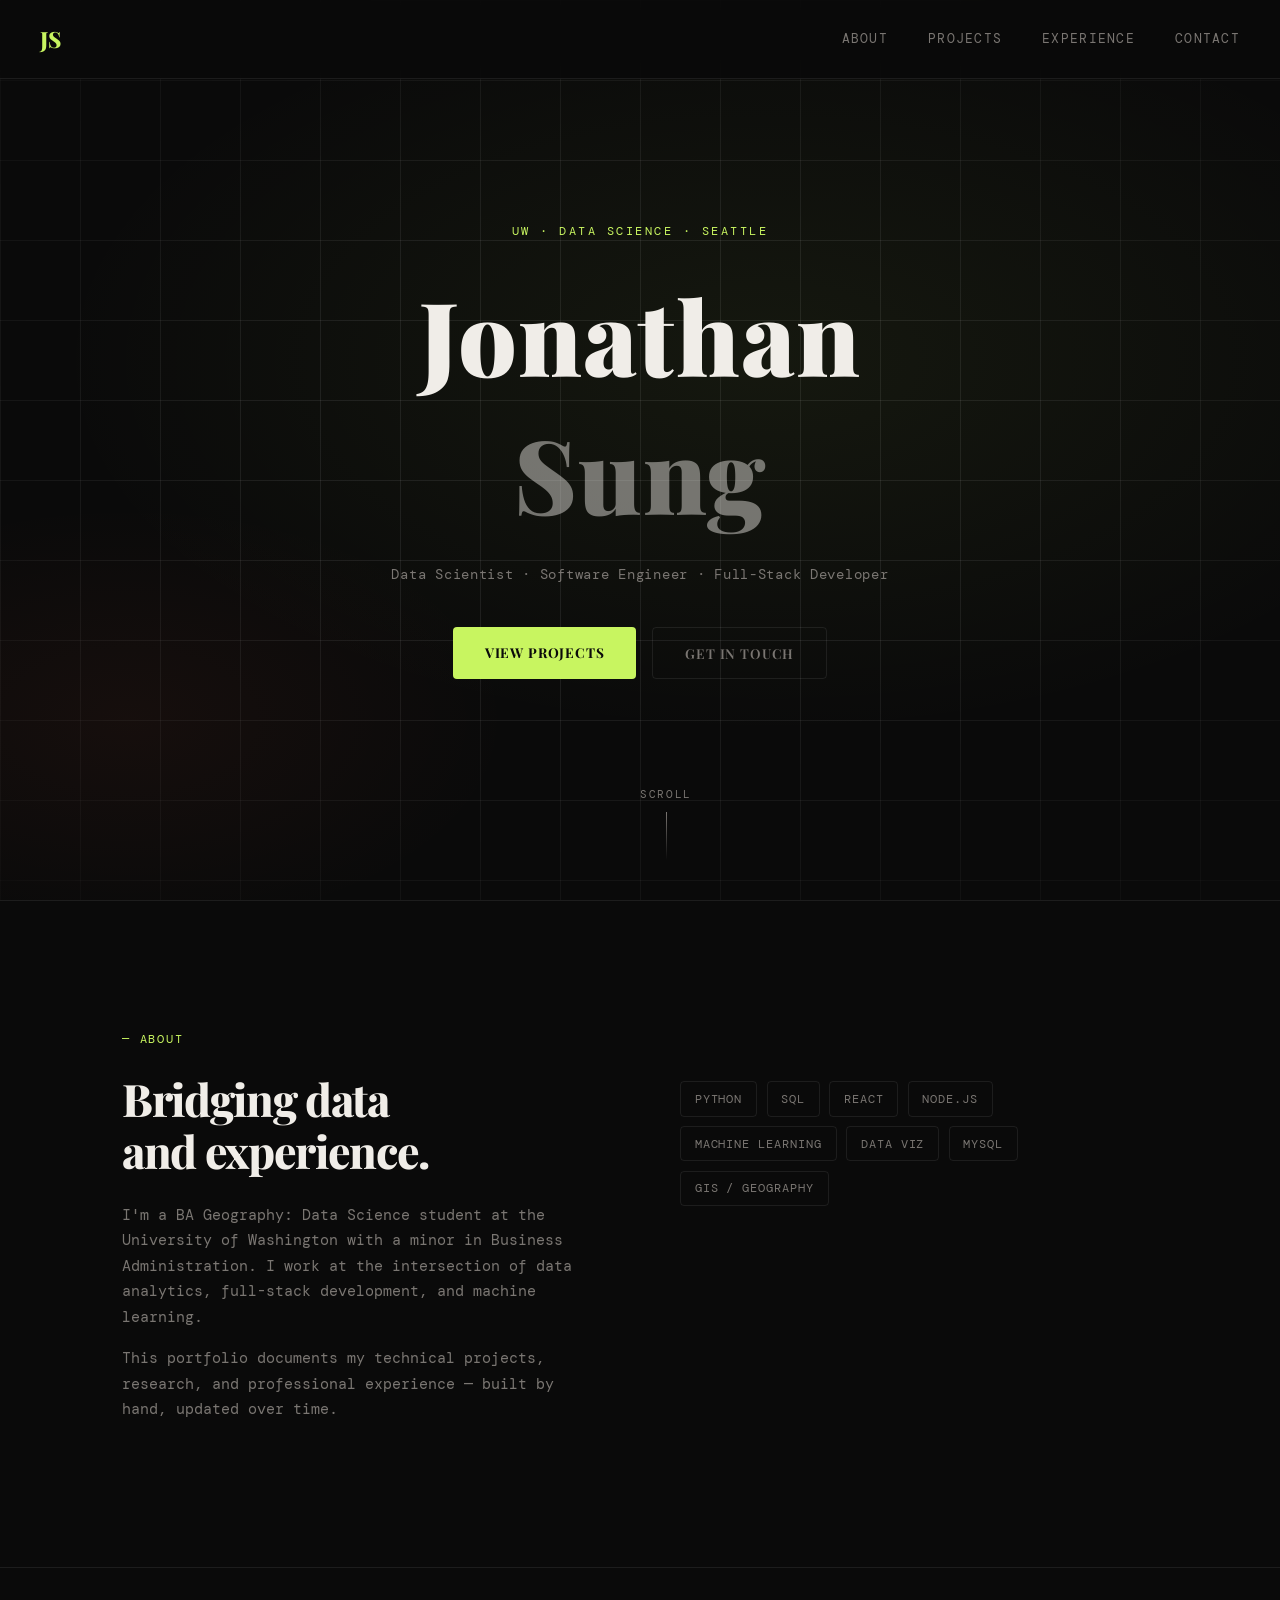
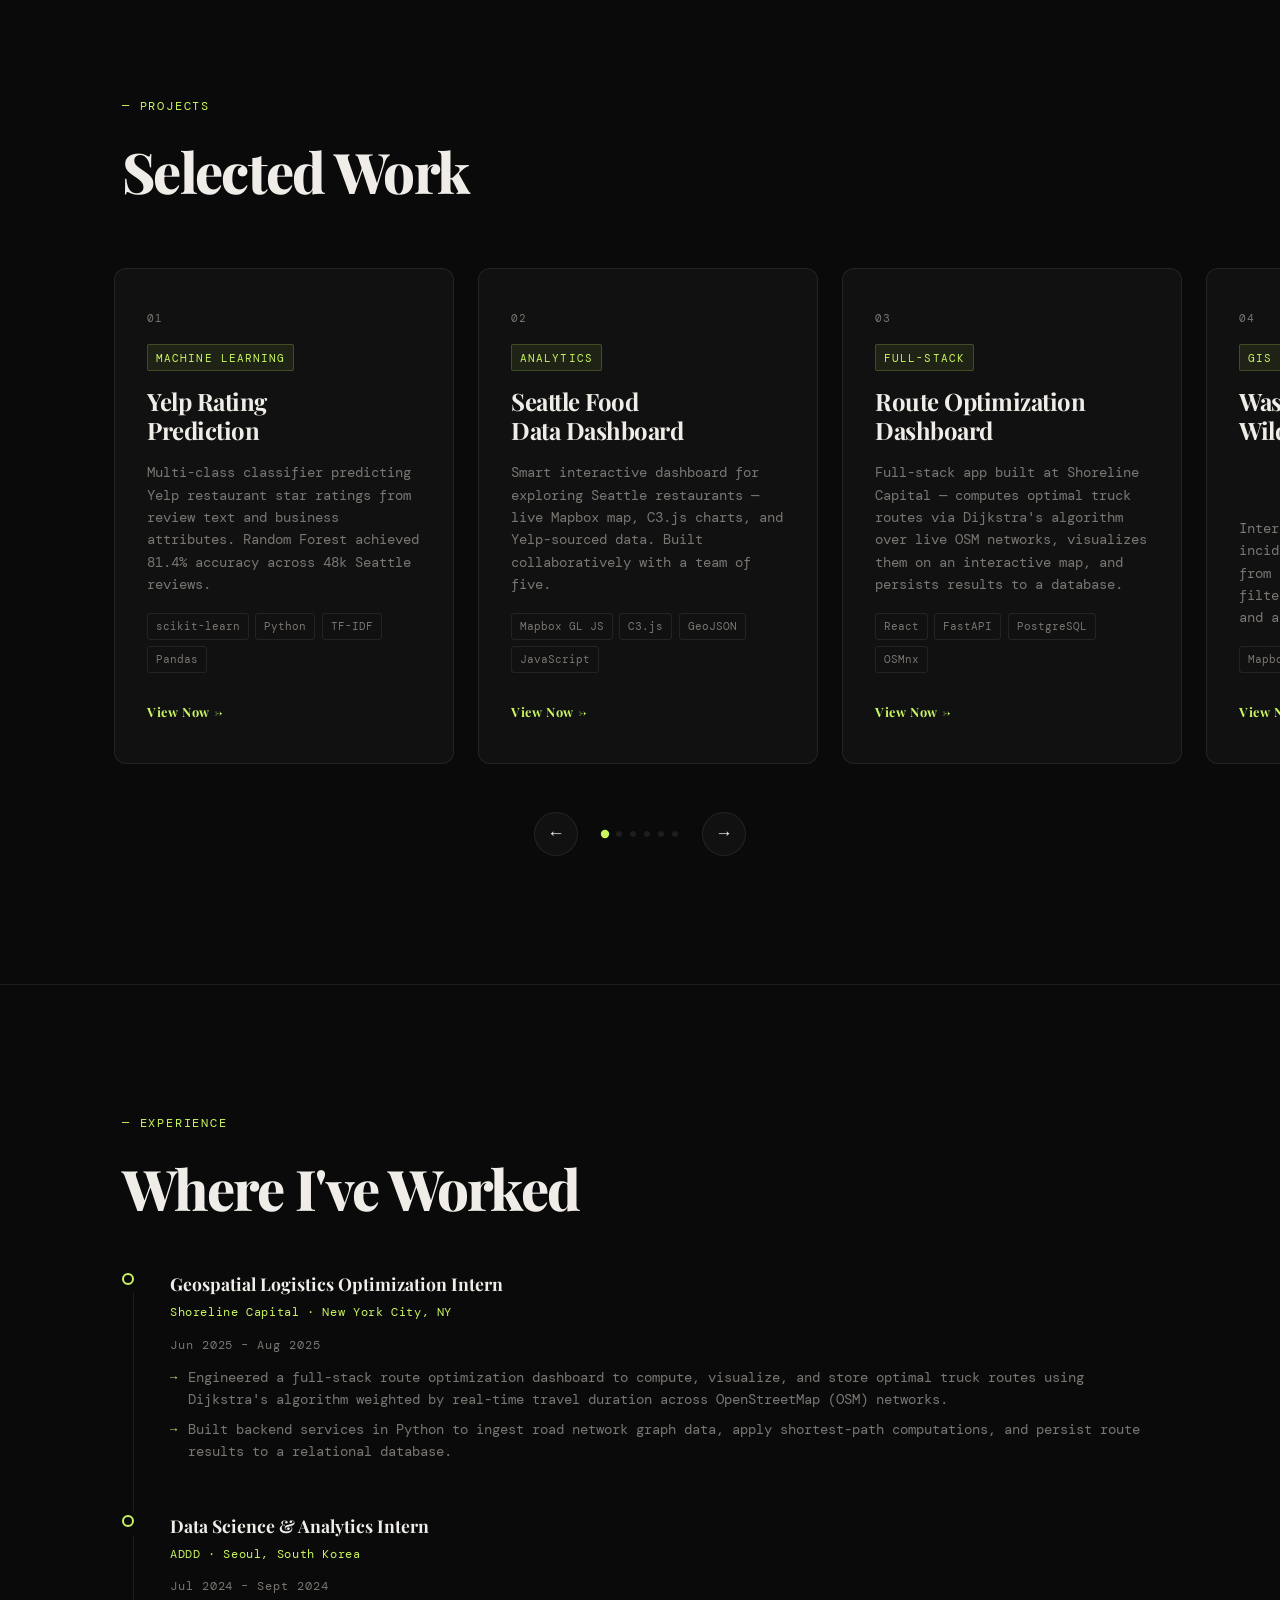
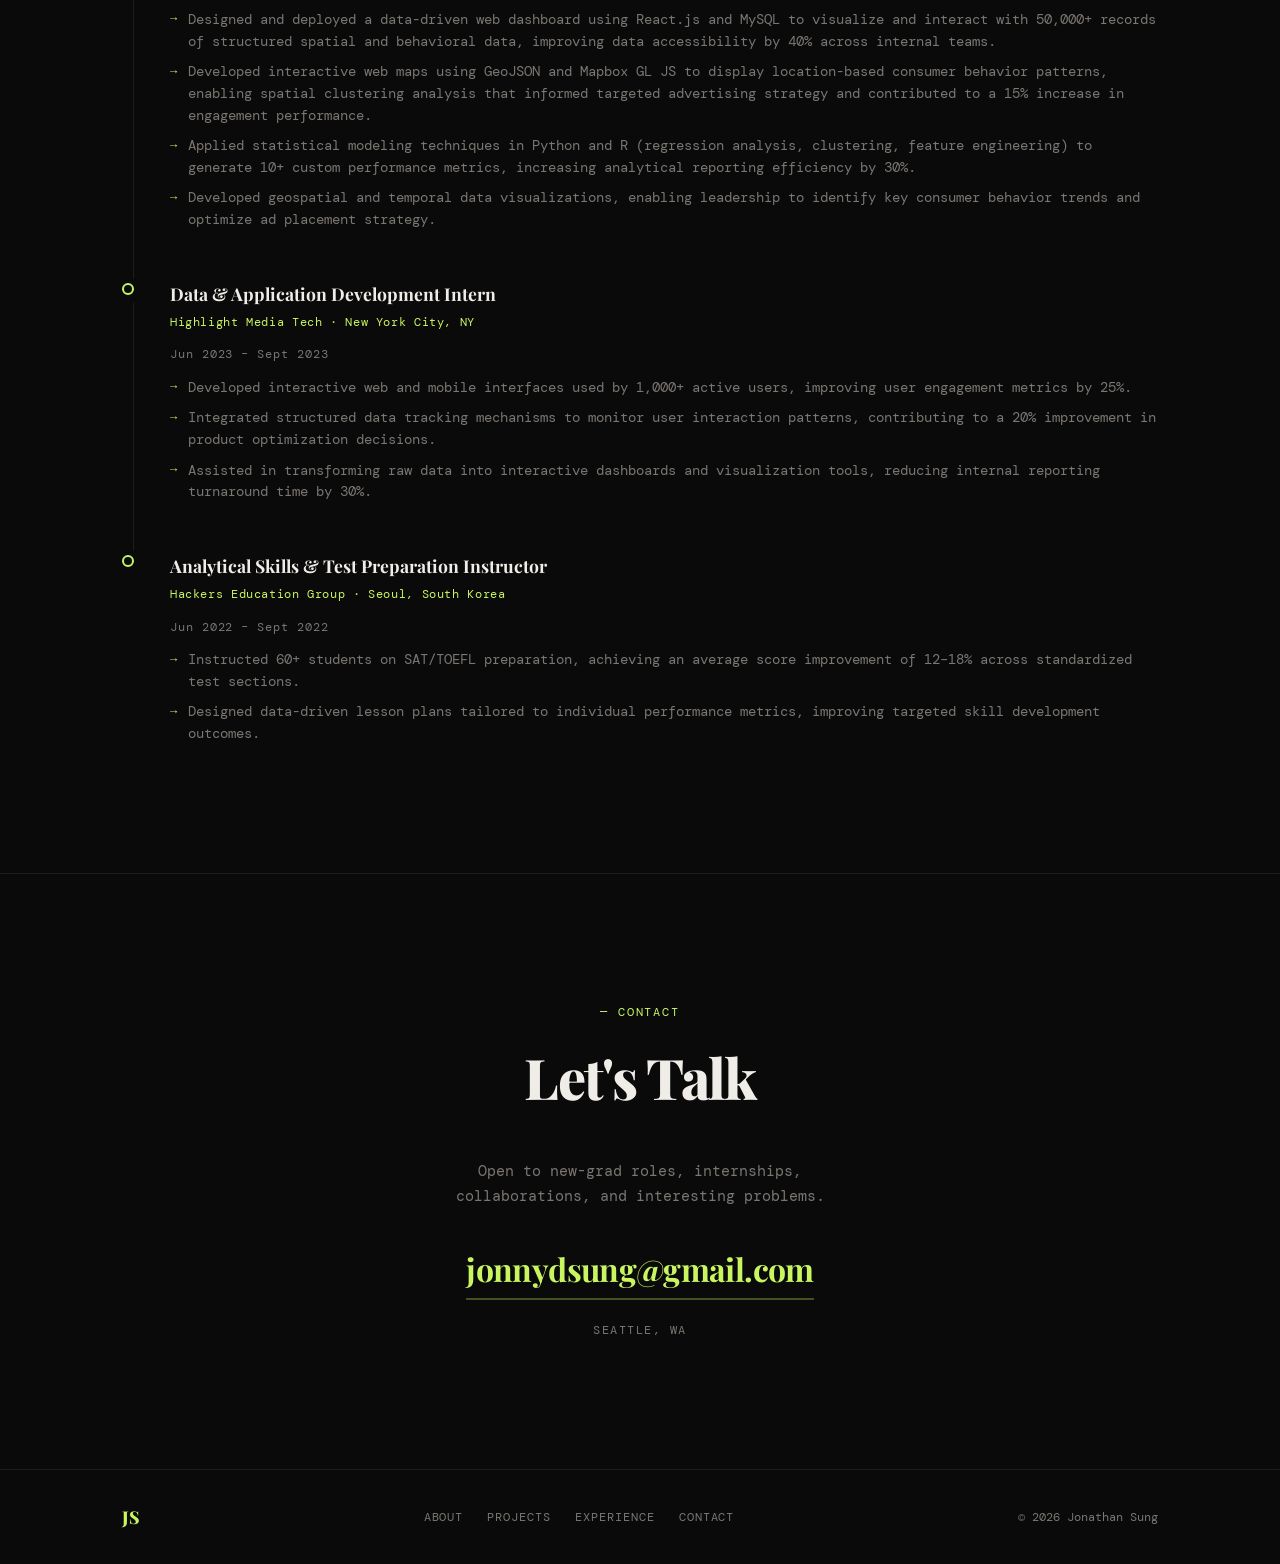
<file: index.html>
<!DOCTYPE html>
<html lang="en">
<head>
  <meta charset="UTF-8" />
  <meta name="viewport" content="width=device-width, initial-scale=1" />
  <title>Jonathan Sung — Portfolio</title>
  <link rel="preconnect" href="https://fonts.googleapis.com" />
  <link rel="preconnect" href="https://fonts.gstatic.com" crossorigin />
  <link href="https://fonts.googleapis.com/css2?family=Playfair+Display:ital,wght@0,700;0,800;0,900;1,700&family=DM+Mono:ital,wght@0,300;0,400;1,300&display=swap" rel="stylesheet" />
  <link rel="stylesheet" href="css/style.css" />
</head>
<body>
<div class="site-wrapper">

  <!-- NAV -->
  <nav class="nav" id="nav">
    <a href="index.html" class="nav-logo">JS</a>
    <ul class="nav-links">
      <li><a href="#about">About</a></li>
      <li><a href="#projects">Projects</a></li>
      <li><a href="#experience">Experience</a></li>
      <li><a href="#contact">Contact</a></li>
    </ul>
    <button class="nav-toggle" id="navToggle" aria-label="Toggle menu">
      <span></span><span></span><span></span>
    </button>
  </nav>

  <!-- MOBILE MENU -->
  <div class="mobile-menu" id="mobileMenu">
    <ul>
      <li><a href="#about" class="mobile-link">About</a></li>
      <li><a href="#projects" class="mobile-link">Projects</a></li>
      <li><a href="#experience" class="mobile-link">Experience</a></li>
      <li><a href="#contact" class="mobile-link">Contact</a></li>
    </ul>
  </div>

  <!-- HERO -->
  <header class="hero" id="home">
    <div class="hero-bg">
      <div class="grid-overlay"></div>
    </div>
    <div class="hero-content">
      <p class="hero-eyebrow reveal">UW · Data Science · Seattle</p>
      <h1 class="hero-name reveal delay-1">Jonathan<br/><span class="hero-name-dim">Sung</span></h1>
      <p class="hero-tagline reveal delay-2">Data Scientist · Software Engineer · Full-Stack Developer</p>
      <div class="hero-cta reveal delay-3">
        <a href="#projects" class="btn-primary">View Projects</a>
        <a href="#contact" class="btn-outline">Get in Touch</a>
      </div>
    </div>
    <div class="hero-scroll reveal delay-4">
      <span>scroll</span>
      <div class="scroll-line"></div>
    </div>
  </header>

  <!-- ABOUT -->
  <section class="about" id="about">
    <div class="container">
      <div class="section-label">— About</div>
      <div class="about-grid">
        <div class="about-text">
          <h2>Bridging data<br/>and experience.</h2>
          <p>I'm a BA Geography: Data Science student at the University of Washington with a minor in Business Administration. I work at the intersection of data analytics, full-stack development, and machine learning.</p>
          <p>This portfolio documents my technical projects, research, and professional experience — built by hand, updated over time.</p>
        </div>
        <div class="about-skills">
          <div class="skill-tag">Python</div>
          <div class="skill-tag">SQL</div>
          <div class="skill-tag">React</div>
          <div class="skill-tag">Node.js</div>
          <div class="skill-tag">Machine Learning</div>
          <div class="skill-tag">Data Viz</div>
          <div class="skill-tag">MySQL</div>
          <div class="skill-tag">GIS / Geography</div>
        </div>
      </div>
    </div>
  </section>

  <!-- PROJECTS CAROUSEL -->
  <section class="projects" id="projects">
    <div class="container">
      <div class="section-label">— Projects</div>
      <h2 class="section-title">Selected Work</h2>
    </div>

    <div class="carousel-wrapper">
      <div class="carousel-track" id="carouselTrack">

        <div class="project-card" data-index="0">
          <div class="card-number">01</div>
          <div class="card-tag">Machine Learning</div>
          <h3>Yelp Rating<br/>Prediction</h3>
          <p>Multi-class classifier predicting Yelp restaurant star ratings from review text and business attributes. Random Forest achieved 81.4% accuracy across 48k Seattle reviews.</p>
          <div class="card-stack">
            <span>scikit-learn</span><span>Python</span><span>TF-IDF</span><span>Pandas</span>
          </div>
          <a href="pages/project-ml.html" class="card-btn">View Now →</a>
        </div>

        <div class="project-card" data-index="1">
          <div class="card-number">02</div>
          <div class="card-tag">Analytics</div>
          <h3>Seattle Food<br/>Data Dashboard</h3>
          <p>Smart interactive dashboard for exploring Seattle restaurants — live Mapbox map, C3.js charts, and Yelp-sourced data. Built collaboratively with a team of five.</p>
          <div class="card-stack">
            <span>Mapbox GL JS</span><span>C3.js</span><span>GeoJSON</span><span>JavaScript</span>
          </div>
          <a href="pages/project-dashboard.html" class="card-btn">View Now →</a>
        </div>

        <div class="project-card" data-index="2">
          <div class="card-number">03</div>
          <div class="card-tag">Full-Stack</div>
          <h3>Route Optimization<br/>Dashboard</h3>
          <p>Full-stack app built at Shoreline Capital — computes optimal truck routes via Dijkstra's algorithm over live OSM networks, visualizes them on an interactive map, and persists results to a database.</p>
          <div class="card-stack">
            <span>React</span><span>FastAPI</span><span>PostgreSQL</span><span>OSMnx</span>
          </div>
          <a href="pages/project-fullstack.html" class="card-btn">View Now →</a>
        </div>

        <div class="project-card" data-index="3">
          <div class="card-number">04</div>
          <div class="card-tag">GIS / Geography</div>
          <h3>Washington State<br/>Wildfires Map</h3>
          <p>Interactive web map of wildfire incidents across Washington State from 2008–2025, with year filtering, color-coded fire sizes, and a linked incident table.</p>
          <div class="card-stack">
            <span>Mapbox GL JS</span><span>GeoJSON</span><span>JavaScript</span>
          </div>
          <a href="pages/project-geo.html" class="card-btn">View Now →</a>
        </div>

        <div class="project-card" data-index="4">
          <div class="card-number">05</div>
          <div class="card-tag">GIS / Geography</div>
          <h3>US COVID-19<br/>Choropleth Map</h3>
          <p>County-level choropleth map of 2020 US COVID-19 rates built with Mapbox GL JS, GeoJSON, and an Albers Equal Area projection. Hover tooltips, color legend, and two live map views.</p>
          <div class="card-stack">
            <span>Mapbox GL JS</span><span>GeoJSON</span><span>JavaScript</span>
          </div>
          <a href="pages/project-covidmap.html" class="card-btn">View Now →</a>
        </div>

        <div class="project-card" data-index="5">
          <div class="card-number">06</div>
          <div class="card-tag">GIS / Geography</div>
          <h3>GreenSpace<br/>Finder</h3>
          <p>Community WebGIS app for discovering Seattle parks, trails, and gardens — with walking distances, amenity filters, and accessibility planning powered by Mapbox and Turf.js.</p>
          <div class="card-stack">
            <span>Mapbox GL JS</span><span>Turf.js</span><span>GeoJSON</span>
          </div>
          <a href="pages/project-greenspace.html" class="card-btn">View Now →</a>
        </div>

      </div>

      <!-- Controls -->
      <div class="carousel-controls">
        <button class="carousel-btn" id="prevBtn" aria-label="Previous">&#8592;</button>
        <div class="carousel-dots" id="carouselDots"></div>
        <button class="carousel-btn" id="nextBtn" aria-label="Next">&#8594;</button>
      </div>
    </div>
  </section>

  <!-- EXPERIENCE -->
  <section class="experience" id="experience">
    <div class="container">
      <div class="section-label">— Experience</div>
      <h2 class="section-title">Where I've Worked</h2>
      <div class="timeline">

        <!-- Shoreline Capital -->
        <div class="timeline-item">
          <div class="timeline-marker"></div>
          <div class="timeline-body">
            <div class="timeline-role">Geospatial Logistics Optimization Intern</div>
            <div class="timeline-company">Shoreline Capital · New York City, NY</div>
            <div class="timeline-date">Jun 2025 – Aug 2025</div>
            <ul class="timeline-bullets">
              <li>Engineered a full-stack route optimization dashboard to compute, visualize, and store optimal truck routes using Dijkstra's algorithm weighted by real-time travel duration across OpenStreetMap (OSM) networks.</li>
              <li>Built backend services in Python to ingest road network graph data, apply shortest-path computations, and persist route results to a relational database.</li>
            </ul>
          </div>
        </div>

        <!-- ADDD -->
        <div class="timeline-item">
          <div class="timeline-marker"></div>
          <div class="timeline-body">
            <div class="timeline-role">Data Science &amp; Analytics Intern</div>
            <div class="timeline-company">ADDD · Seoul, South Korea</div>
            <div class="timeline-date">Jul 2024 – Sept 2024</div>
            <ul class="timeline-bullets">
              <li>Designed and deployed a data-driven web dashboard using React.js and MySQL to visualize and interact with 50,000+ records of structured spatial and behavioral data, improving data accessibility by 40% across internal teams.</li>
              <li>Developed interactive web maps using GeoJSON and Mapbox GL JS to display location-based consumer behavior patterns, enabling spatial clustering analysis that informed targeted advertising strategy and contributed to a 15% increase in engagement performance.</li>
              <li>Applied statistical modeling techniques in Python and R (regression analysis, clustering, feature engineering) to generate 10+ custom performance metrics, increasing analytical reporting efficiency by 30%.</li>
              <li>Developed geospatial and temporal data visualizations, enabling leadership to identify key consumer behavior trends and optimize ad placement strategy.</li>
            </ul>
          </div>
        </div>

        <!-- Highlight Media Tech -->
        <div class="timeline-item">
          <div class="timeline-marker"></div>
          <div class="timeline-body">
            <div class="timeline-role">Data &amp; Application Development Intern</div>
            <div class="timeline-company">Highlight Media Tech · New York City, NY</div>
            <div class="timeline-date">Jun 2023 – Sept 2023</div>
            <ul class="timeline-bullets">
              <li>Developed interactive web and mobile interfaces used by 1,000+ active users, improving user engagement metrics by 25%.</li>
              <li>Integrated structured data tracking mechanisms to monitor user interaction patterns, contributing to a 20% improvement in product optimization decisions.</li>
              <li>Assisted in transforming raw data into interactive dashboards and visualization tools, reducing internal reporting turnaround time by 30%.</li>
            </ul>
          </div>
        </div>

        <!-- Hackers Education Group -->
        <div class="timeline-item">
          <div class="timeline-marker"></div>
          <div class="timeline-body">
            <div class="timeline-role">Analytical Skills &amp; Test Preparation Instructor</div>
            <div class="timeline-company">Hackers Education Group · Seoul, South Korea</div>
            <div class="timeline-date">Jun 2022 – Sept 2022</div>
            <ul class="timeline-bullets">
              <li>Instructed 60+ students on SAT/TOEFL preparation, achieving an average score improvement of 12–18% across standardized test sections.</li>
              <li>Designed data-driven lesson plans tailored to individual performance metrics, improving targeted skill development outcomes.</li>
            </ul>
          </div>
        </div>

      </div>
    </div>
  </section>

  <!-- CONTACT -->
  <section class="contact" id="contact">
    <div class="container">
      <div class="section-label">— Contact</div>
      <h2 class="section-title">Let's Talk</h2>
      <p class="contact-sub">Open to new-grad roles, internships, collaborations, and interesting problems.</p>
      <a href="mailto:jonnydsung@gmail.com" class="contact-email">jonnydsung@gmail.com</a>
      <p class="contact-location">Seattle, WA</p>
    </div>
  </section>

  <!-- FOOTER -->
  <footer class="footer">
    <div class="container footer-inner">
      <span class="footer-logo">JS</span>
      <nav class="footer-nav">
        <a href="#about">About</a>
        <a href="#projects">Projects</a>
        <a href="#experience">Experience</a>
        <a href="#contact">Contact</a>
      </nav>
      <span class="footer-copy">© 2026 Jonathan Sung</span>
    </div>
  </footer>

</div><!-- /.site-wrapper -->
  <script src="js/main.js"></script>
</body>
</html>
</file>
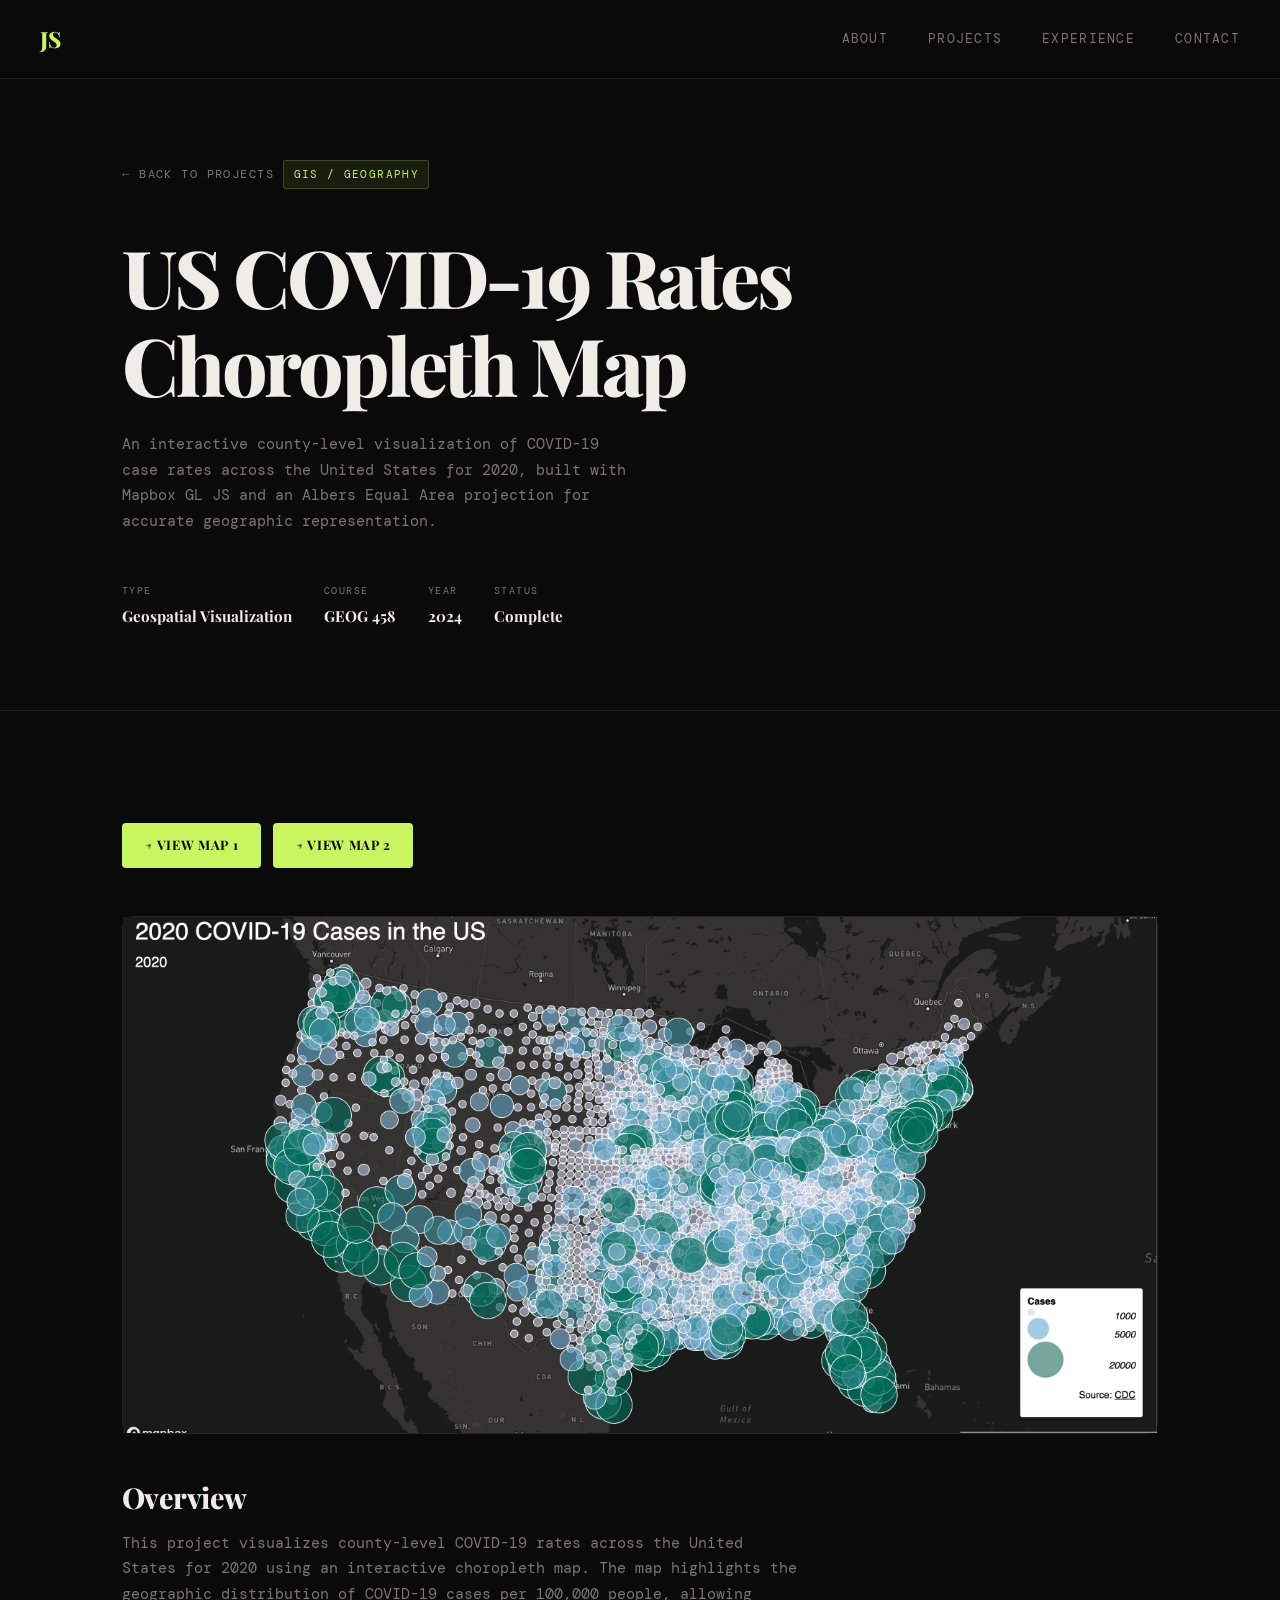
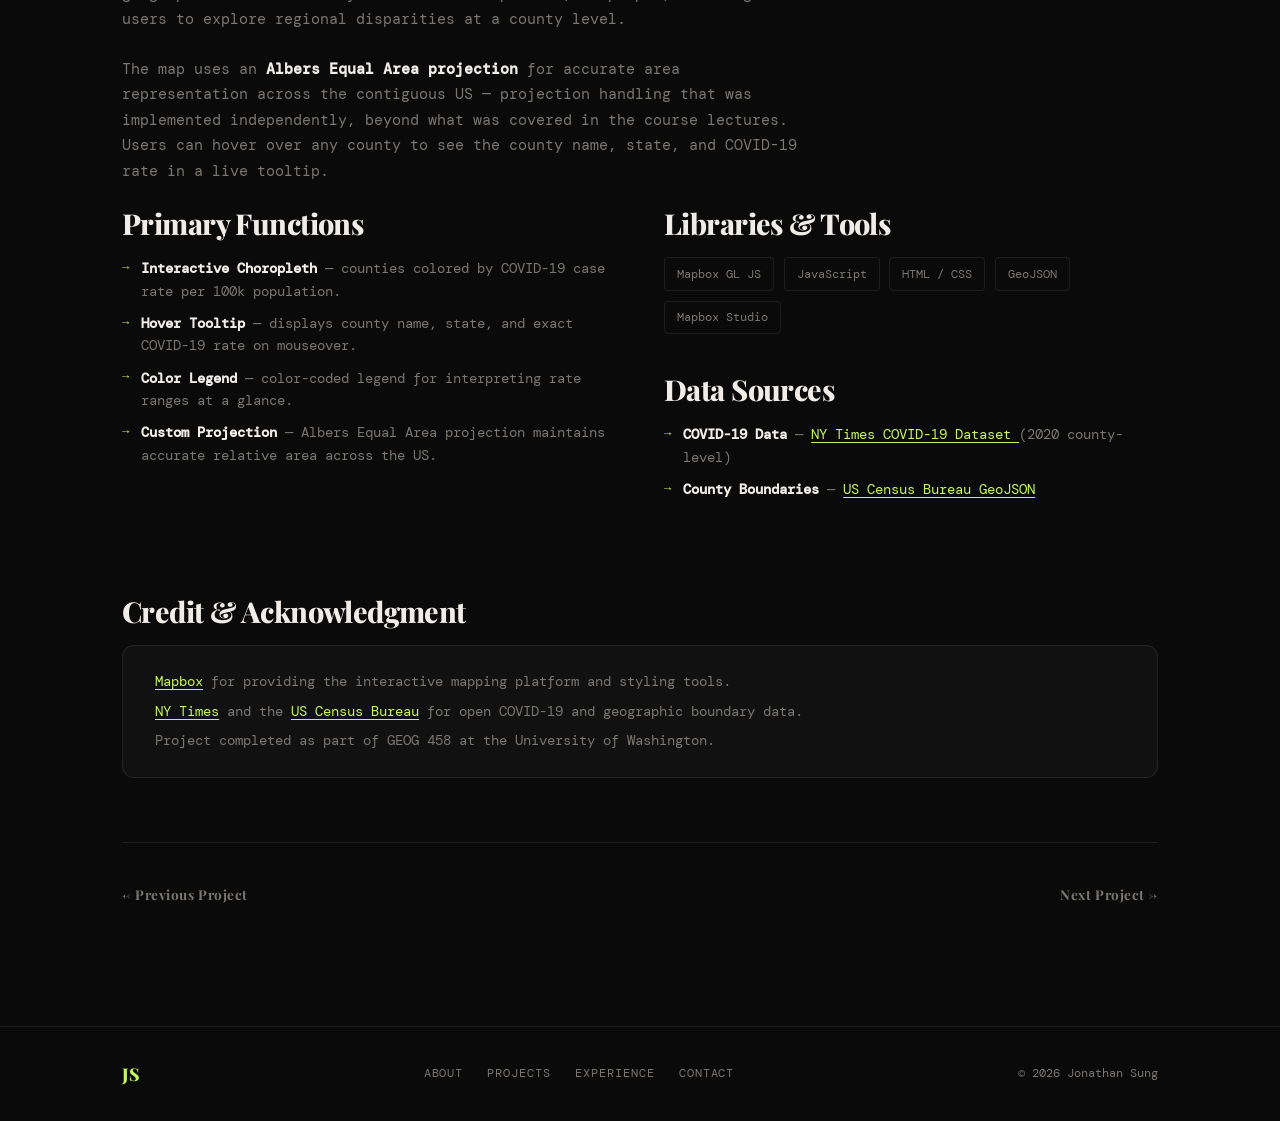
<file: pages/project-covidmap.html>
<!DOCTYPE html>
<html lang="en">
<head>
  <meta charset="UTF-8" />
  <meta name="viewport" content="width=device-width, initial-scale=1" />
  <title>US COVID-19 Choropleth Map — Jonathan Sung</title>
  <link rel="preconnect" href="https://fonts.googleapis.com" />
  <link rel="preconnect" href="https://fonts.gstatic.com" crossorigin />
  <link href="https://fonts.googleapis.com/css2?family=Playfair+Display:ital,wght@0,700;0,800;0,900;1,700&family=DM+Mono:ital,wght@0,300;0,400;1,300&display=swap" rel="stylesheet" />
  <link rel="stylesheet" href="../css/style.css" />
</head>
<body>

  <nav class="nav" id="nav">
    <a href="../index.html" class="nav-logo">JS</a>
    <ul class="nav-links">
      <li><a href="../index.html#about">About</a></li>
      <li><a href="../index.html#projects">Projects</a></li>
      <li><a href="../index.html#experience">Experience</a></li>
      <li><a href="../index.html#contact">Contact</a></li>
    </ul>
    <button class="nav-toggle" id="navToggle" aria-label="Toggle menu">
      <span></span><span></span><span></span>
    </button>
  </nav>

  <div class="mobile-menu" id="mobileMenu">
    <ul>
      <li><a href="../index.html#about" class="mobile-link">About</a></li>
      <li><a href="../index.html#projects" class="mobile-link">Projects</a></li>
      <li><a href="../index.html#experience" class="mobile-link">Experience</a></li>
      <li><a href="../index.html#contact" class="mobile-link">Contact</a></li>
    </ul>
  </div>

  <!-- HERO -->
  <section class="project-hero">
    <div class="container">
      <a href="../index.html#projects" class="back-link">← Back to Projects</a>
      <div class="project-tag">GIS / Geography</div>
      <h1 class="project-title">US COVID-19 Rates<br/>Choropleth Map</h1>
      <p class="project-subtitle">
        An interactive county-level visualization of COVID-19 case rates across the United States for 2020,
        built with Mapbox GL JS and an Albers Equal Area projection for accurate geographic representation.
      </p>
      <div class="project-meta">
        <div class="meta-item">
          <span class="meta-label">Type</span>
          <span class="meta-value">Geospatial Visualization</span>
        </div>
        <div class="meta-item">
          <span class="meta-label">Course</span>
          <span class="meta-value">GEOG 458</span>
        </div>
        <div class="meta-item">
          <span class="meta-label">Year</span>
          <span class="meta-value">2024</span>
        </div>
        <div class="meta-item">
          <span class="meta-label">Status</span>
          <span class="meta-value">Complete</span>
        </div>
      </div>
    </div>
  </section>

  <!-- BODY -->
  <section class="project-body">
    <div class="container">

      <!-- Live map links -->
      <div class="project-live-links">
        <a href="https://jonnyjs2.github.io/458lab3/map1.html" target="_blank" rel="noopener" class="live-link">
          ↗ View Map 1
        </a>
        <a href="https://jonnyjs2.github.io/458lab3/map2.html" target="_blank" rel="noopener" class="live-link">
          ↗ View Map 2
        </a>
      </div>

      <!-- Preview embed -->
      <div class="placeholder-image" style="aspect-ratio:16/8;">
        <img
          src="../img/covidmap.png"
          alt="COVID Map Preview"
          style="width:100%; height:100%; object-fit:cover;"
        >
      </div>

      <!-- Overview -->
      <h2>Overview</h2>
      <p>
        This project visualizes county-level COVID-19 rates across the United States for 2020 using an
        interactive choropleth map. The map highlights the geographic distribution of COVID-19 cases
        per 100,000 people, allowing users to explore regional disparities at a county level.
      </p>
      <p>
        The map uses an <strong style="color:var(--text)">Albers Equal Area projection</strong> for accurate
        area representation across the contiguous US — projection handling that was implemented independently,
        beyond what was covered in the course lectures.
        Users can hover over any county to see the county name, state, and COVID-19 rate in a live tooltip.
      </p>

      <!-- Features + Tools side by side -->
      <div class="project-two-col">
        <div>
          <h2>Primary Functions</h2>
          <ul class="feature-list">
            <li><strong style="color:var(--text)">Interactive Choropleth</strong> — counties colored by COVID-19 case rate per 100k population.</li>
            <li><strong style="color:var(--text)">Hover Tooltip</strong> — displays county name, state, and exact COVID-19 rate on mouseover.</li>
            <li><strong style="color:var(--text)">Color Legend</strong> — color-coded legend for interpreting rate ranges at a glance.</li>
            <li><strong style="color:var(--text)">Custom Projection</strong> — Albers Equal Area projection maintains accurate relative area across the US.</li>
          </ul>
        </div>
        <div>
          <h2>Libraries &amp; Tools</h2>
          <div class="tech-list" style="margin-bottom:1.5rem;">
            <span class="tech-item">Mapbox GL JS</span>
            <span class="tech-item">JavaScript</span>
            <span class="tech-item">HTML / CSS</span>
            <span class="tech-item">GeoJSON</span>
            <span class="tech-item">Mapbox Studio</span>
          </div>
          <h2>Data Sources</h2>
          <ul class="feature-list">
            <li>
              <strong style="color:var(--text)">COVID-19 Data</strong> —
              <a href="https://github.com/nytimes/covid-19-data" target="_blank" rel="noopener" style="color:var(--accent); text-decoration:underline; text-underline-offset:3px;">
                NY Times COVID-19 Dataset
              </a> (2020 county-level)
            </li>
            <li>
              <strong style="color:var(--text)">County Boundaries</strong> —
              <a href="https://www.census.gov/geographies/mapping-files/time-series/geo/carto-boundary-file.html" target="_blank" rel="noopener" style="color:var(--accent); text-decoration:underline; text-underline-offset:3px;">
                US Census Bureau GeoJSON
              </a>
            </li>
          </ul>
        </div>
      </div>

      <!-- Credit -->
      <h2>Credit &amp; Acknowledgment</h2>
      <div class="credit-block">
        <p>
          <a href="https://docs.mapbox.com/mapbox-gl-js/" target="_blank" rel="noopener">Mapbox</a>
          for providing the interactive mapping platform and styling tools.
        </p>
        <p>
          <a href="https://github.com/nytimes/covid-19-data" target="_blank" rel="noopener">NY Times</a>
          and the
          <a href="https://www.census.gov/" target="_blank" rel="noopener">US Census Bureau</a>
          for open COVID-19 and geographic boundary data.
        </p>
        <p>Project completed as part of GEOG 458 at the University of Washington.</p>
      </div>

      <!-- Page nav -->
      <div class="project-nav">
        <a href="project-geo.html">← Previous Project</a>
        <a href="project-greenspace.html">Next Project →</a>
      </div>

    </div>
  </section>

  <footer class="footer">
    <div class="container footer-inner">
      <span class="footer-logo">JS</span>
      <nav class="footer-nav">
        <a href="../index.html#about">About</a>
        <a href="../index.html#projects">Projects</a>
        <a href="../index.html#experience">Experience</a>
        <a href="../index.html#contact">Contact</a>
      </nav>
      <span class="footer-copy">© 2026 Jonathan Sung</span>
    </div>
  </footer>

  <script src="../js/main.js"></script>
</body>
</html>
</file>
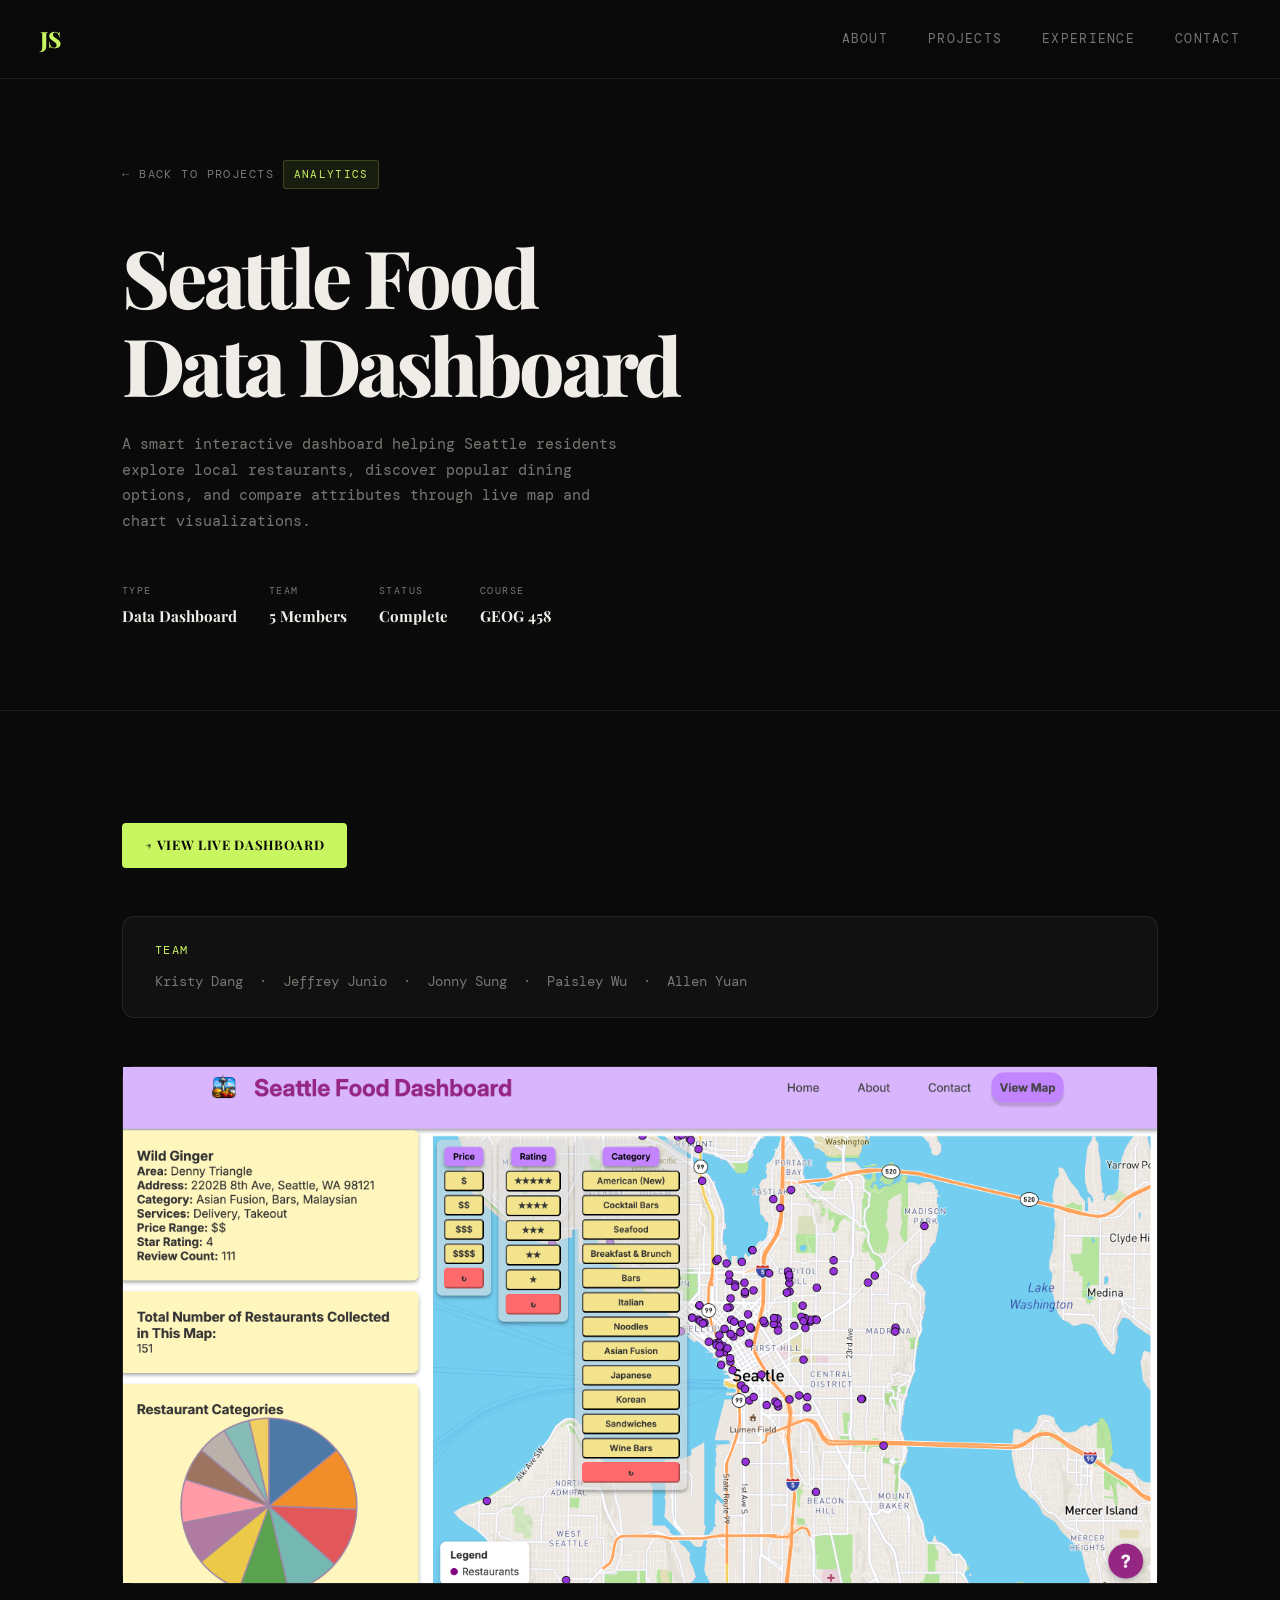
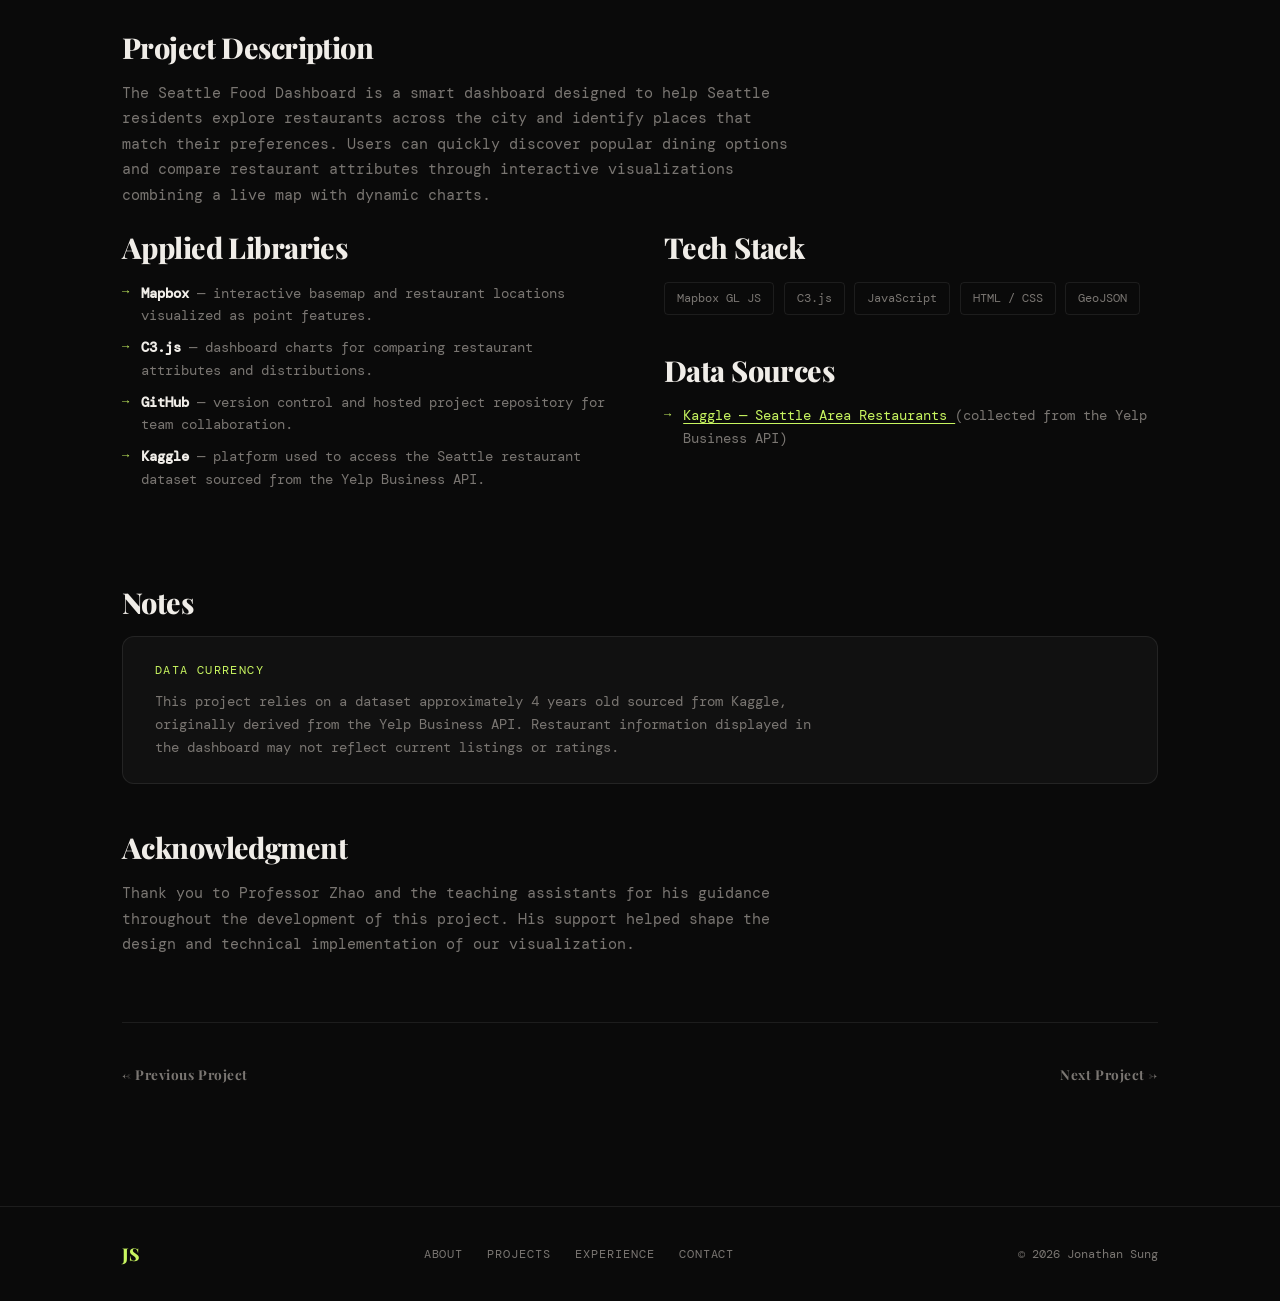
<file: pages/project-dashboard.html>
<!DOCTYPE html>
<html lang="en">
<head>
  <meta charset="UTF-8" />
  <meta name="viewport" content="width=device-width, initial-scale=1" />
  <title>Seattle Food Data Dashboard — Jonathan Sung</title>
  <link rel="preconnect" href="https://fonts.googleapis.com" />
  <link rel="preconnect" href="https://fonts.gstatic.com" crossorigin />
  <link href="https://fonts.googleapis.com/css2?family=Playfair+Display:ital,wght@0,700;0,800;0,900;1,700&family=DM+Mono:ital,wght@0,300;0,400;1,300&display=swap" rel="stylesheet" />
  <link rel="stylesheet" href="../css/style.css" />
</head>
<body>

  <nav class="nav" id="nav">
    <a href="../index.html" class="nav-logo">JS</a>
    <ul class="nav-links">
      <li><a href="../index.html#about">About</a></li>
      <li><a href="../index.html#projects">Projects</a></li>
      <li><a href="../index.html#experience">Experience</a></li>
      <li><a href="../index.html#contact">Contact</a></li>
    </ul>
    <button class="nav-toggle" id="navToggle" aria-label="Toggle menu">
      <span></span><span></span><span></span>
    </button>
  </nav>

  <div class="mobile-menu" id="mobileMenu">
    <ul>
      <li><a href="../index.html#about" class="mobile-link">About</a></li>
      <li><a href="../index.html#projects" class="mobile-link">Projects</a></li>
      <li><a href="../index.html#experience" class="mobile-link">Experience</a></li>
      <li><a href="../index.html#contact" class="mobile-link">Contact</a></li>
    </ul>
  </div>

  <!-- HERO -->
  <section class="project-hero">
    <div class="container">
      <a href="../index.html#projects" class="back-link">← Back to Projects</a>
      <div class="project-tag">Analytics</div>
      <h1 class="project-title">Seattle Food<br/>Data Dashboard</h1>
      <p class="project-subtitle">
        A smart interactive dashboard helping Seattle residents explore local restaurants,
        discover popular dining options, and compare attributes through live map and chart visualizations.
      </p>
      <div class="project-meta">
        <div class="meta-item">
          <span class="meta-label">Type</span>
          <span class="meta-value">Data Dashboard</span>
        </div>
        <div class="meta-item">
          <span class="meta-label">Team</span>
          <span class="meta-value">5 Members</span>
        </div>
        <div class="meta-item">
          <span class="meta-label">Status</span>
          <span class="meta-value">Complete</span>
        </div>
        <div class="meta-item">
          <span class="meta-label">Course</span>
          <span class="meta-value">GEOG 458</span>
        </div>
      </div>
    </div>
  </section>

  <!-- BODY -->
  <section class="project-body">
    <div class="container">

      <!-- Live link -->
      <div class="project-live-links">
        <a href="https://kridang.github.io/seattle-food-dashboard" target="_blank" rel="noopener" class="live-link">
          ↗ View Live Dashboard
        </a>
      </div>

      <!-- Team -->
      <div class="credit-block" style="margin-bottom: 2.5rem;">
        <p style="font-size:0.72rem; letter-spacing:0.12em; text-transform:uppercase; color:var(--accent); margin-bottom:0.6rem;">Team</p>
        <p>Kristy Dang &nbsp;·&nbsp; Jeffrey Junio &nbsp;·&nbsp; Jonny Sung &nbsp;·&nbsp; Paisley Wu &nbsp;·&nbsp; Allen Yuan</p>
      </div>

      <!-- Screenshots placeholder -->
      <div class="placeholder-image" style="aspect-ratio:16/8;">
        <img
          src="../img/food-dashboard.png"
          alt="Dashboard Map Preview"
          style="width:100%; height:100%; object-fit:cover;"
        >
      </div>

      <!-- Overview -->
      <h2>Project Description</h2>
      <p>
        The Seattle Food Dashboard is a smart dashboard designed to help Seattle residents explore
        restaurants across the city and identify places that match their preferences. Users can quickly
        discover popular dining options and compare restaurant attributes through interactive visualizations
        combining a live map with dynamic charts.
      </p>

      <!-- Features + Libraries side by side -->
      <div class="project-two-col">
        <div>
          <h2>Applied Libraries</h2>
          <ul class="feature-list">
            <li>
              <strong style="color:var(--text)">Mapbox</strong> — interactive basemap and restaurant
              locations visualized as point features.
            </li>
            <li>
              <strong style="color:var(--text)">C3.js</strong> — dashboard charts for comparing
              restaurant attributes and distributions.
            </li>
            <li>
              <strong style="color:var(--text)">GitHub</strong> — version control and hosted project
              repository for team collaboration.
            </li>
            <li>
              <strong style="color:var(--text)">Kaggle</strong> — platform used to access the Seattle
              restaurant dataset sourced from the Yelp Business API.
            </li>
          </ul>
        </div>
        <div>
          <h2>Tech Stack</h2>
          <div class="tech-list" style="margin-bottom: 2rem;">
            <span class="tech-item">Mapbox GL JS</span>
            <span class="tech-item">C3.js</span>
            <span class="tech-item">JavaScript</span>
            <span class="tech-item">HTML / CSS</span>
            <span class="tech-item">GeoJSON</span>
          </div>

          <h2>Data Sources</h2>
          <ul class="feature-list">
            <li>
              <a href="https://www.kaggle.com/datasets/oklena/seattle-area-restaurants"
                 target="_blank" rel="noopener"
                 style="color:var(--accent); text-decoration:underline; text-underline-offset:3px;">
                Kaggle — Seattle Area Restaurants
              </a>
              (collected from the Yelp Business API)
            </li>
          </ul>
        </div>
      </div>

      <!-- Notes -->
      <h2>Notes</h2>
      <div class="credit-block">
        <p style="font-size:0.72rem; letter-spacing:0.12em; text-transform:uppercase; color:var(--accent); margin-bottom:0.6rem;">Data Currency</p>
        <p>
          This project relies on a dataset approximately 4 years old sourced from Kaggle,
          originally derived from the Yelp Business API. Restaurant information displayed
          in the dashboard may not reflect current listings or ratings.
        </p>
      </div>

      <!-- Acknowledgment -->
      <h2>Acknowledgment</h2>
      <p>
        Thank you to Professor Zhao and the teaching assistants for his guidance throughout
        the development of this project. His support helped shape the design and technical
        implementation of our visualization.
      </p>

      <!-- Page nav -->
      <div class="project-nav">
        <a href="project-ml.html">← Previous Project</a>
        <a href="project-fullstack.html">Next Project →</a>
      </div>
    </div>
  </section>

  <footer class="footer">
    <div class="container footer-inner">
      <span class="footer-logo">JS</span>
      <nav class="footer-nav">
        <a href="../index.html#about">About</a>
        <a href="../index.html#projects">Projects</a>
        <a href="../index.html#experience">Experience</a>
        <a href="../index.html#contact">Contact</a>
      </nav>
      <span class="footer-copy">© 2026 Jonathan Sung</span>
    </div>
  </footer>

  <script src="../js/main.js"></script>
</body>
</html>
</file>
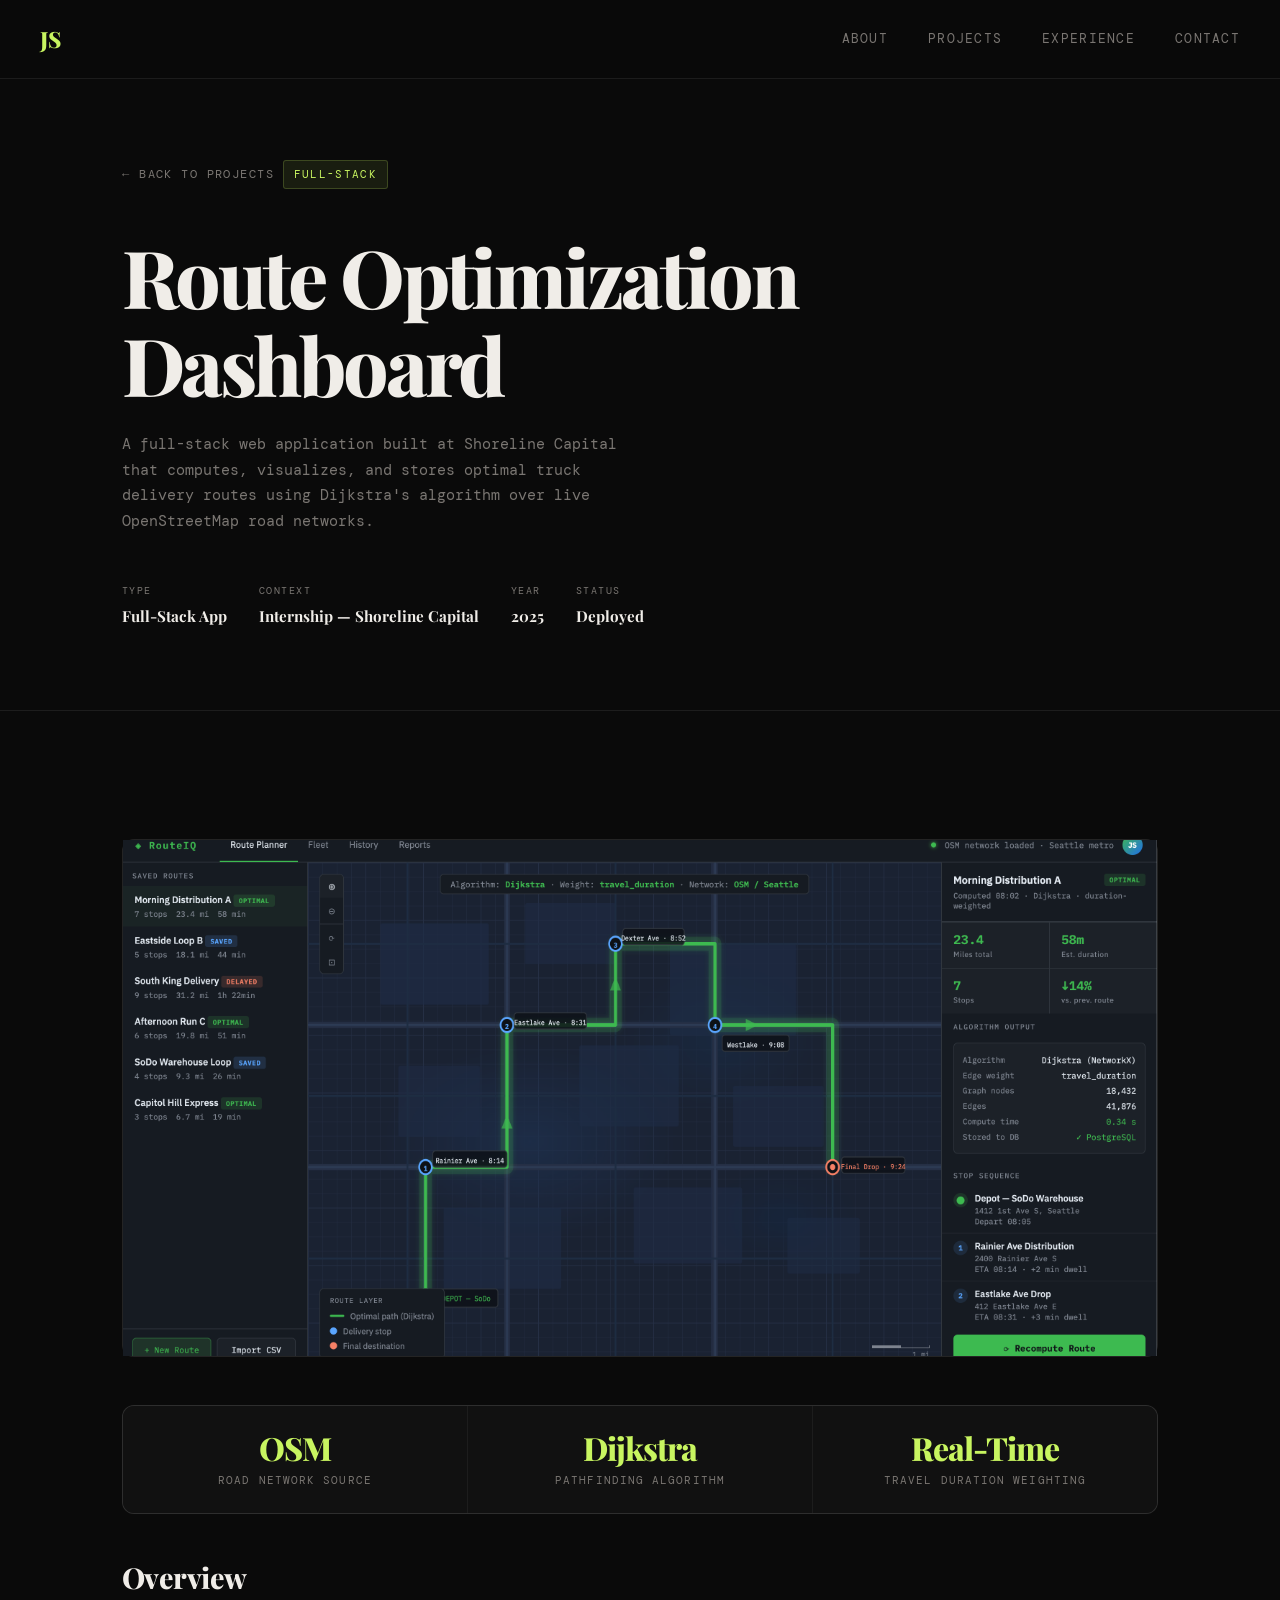
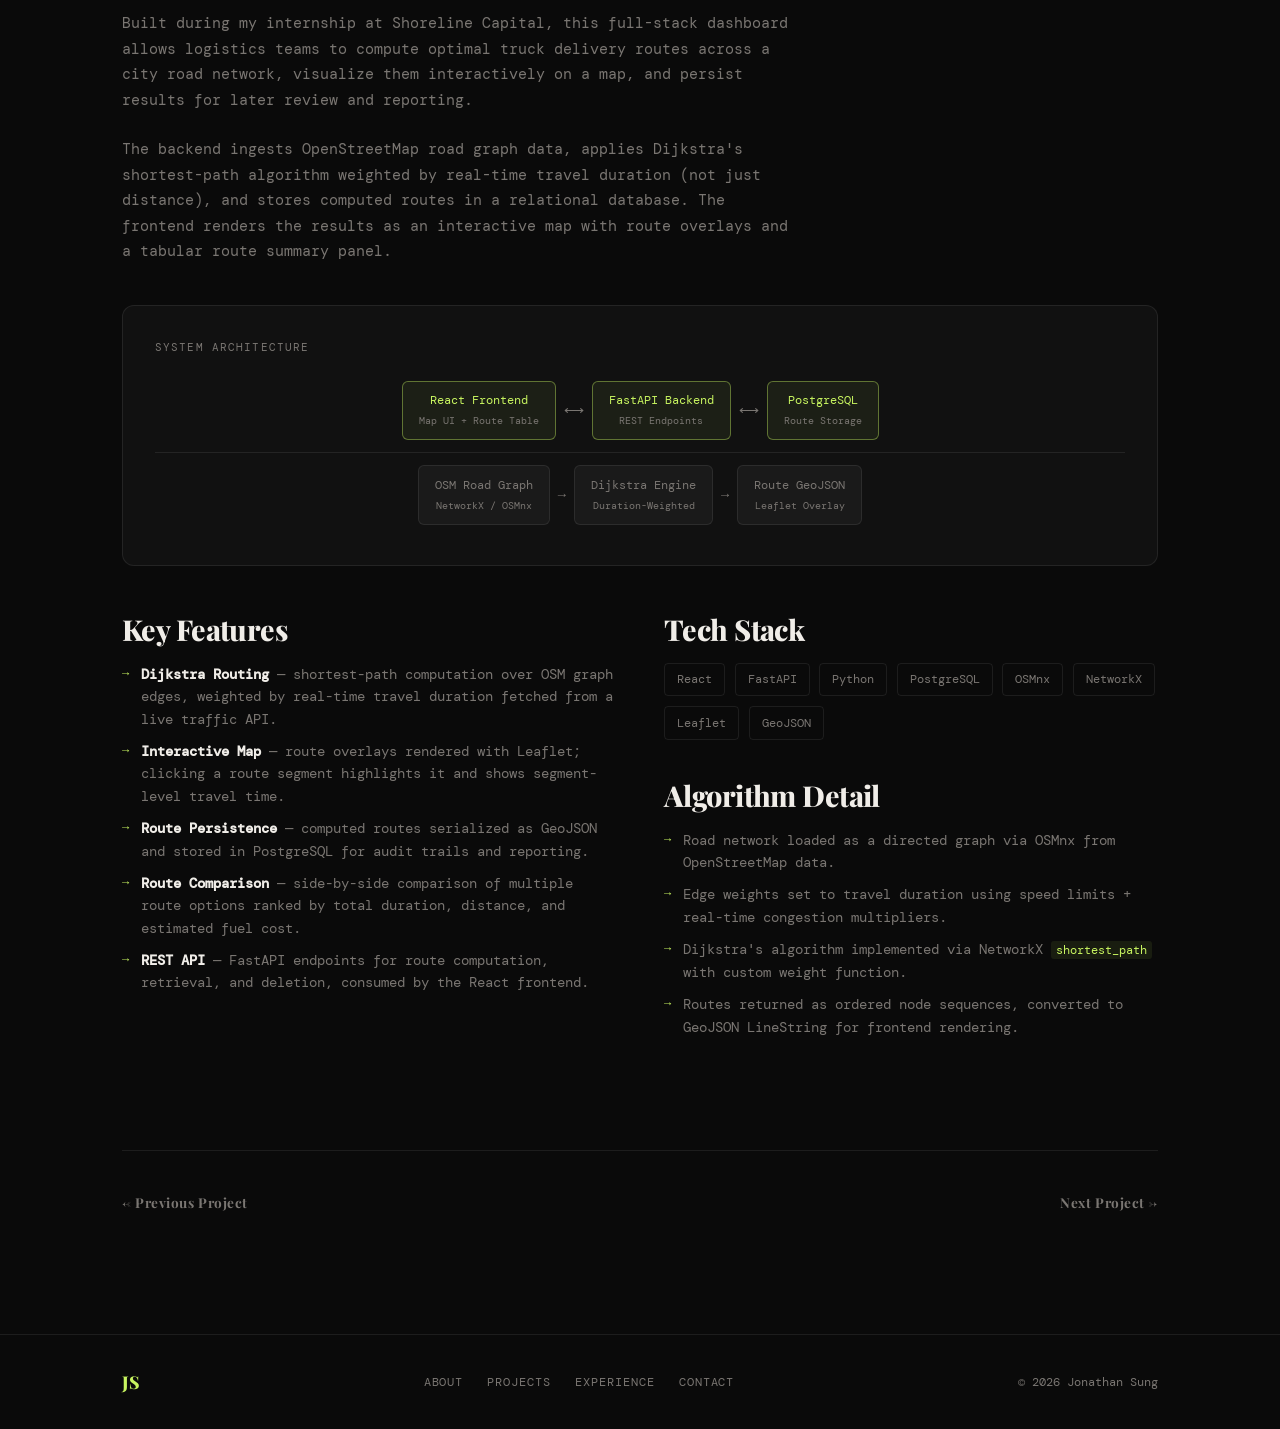
<file: pages/project-fullstack.html>
<!DOCTYPE html>
<html lang="en">
<head>
  <meta charset="UTF-8" />
  <meta name="viewport" content="width=device-width, initial-scale=1" />
  <title>Route Optimization Dashboard — Jonathan Sung</title>
  <link rel="preconnect" href="https://fonts.googleapis.com" />
  <link rel="preconnect" href="https://fonts.gstatic.com" crossorigin />
  <link href="https://fonts.googleapis.com/css2?family=Playfair+Display:ital,wght@0,700;0,800;0,900;1,700&family=DM+Mono:ital,wght@0,300;0,400;1,300&display=swap" rel="stylesheet" />
  <link rel="stylesheet" href="../css/style.css" />
  <style>
    /* ── Architecture Diagram ──────────────────── */
    .arch-diagram {
      background: var(--surface);
      border: 1px solid var(--border);
      border-radius: var(--radius);
      padding: 2rem;
      margin: 2.5rem 0 3rem;
      overflow-x: auto;
    }
    .arch-diagram figcaption {
      font-family: var(--font-mono); font-size: 0.7rem;
      letter-spacing: 0.1em; text-transform: uppercase;
      color: var(--muted); margin-bottom: 1.5rem;
    }
    .arch-row {
      display: flex; align-items: center;
      justify-content: center; gap: 0; flex-wrap: nowrap;
      margin-bottom: 0.5rem;
    }
    .arch-box {
      background: var(--surface2); border: 1px solid var(--border);
      border-radius: 6px; padding: 0.6rem 1rem;
      font-family: var(--font-mono); font-size: 0.72rem;
      color: var(--text); text-align: center; white-space: nowrap;
      min-width: 110px;
    }
    .arch-box.accent {
      border-color: rgba(200,245,96,0.4);
      background: rgba(200,245,96,0.06);
      color: var(--accent);
    }
    .arch-box.dim { color: var(--muted); }
    .arch-box sub {
      display: block; font-size: 0.6rem;
      color: var(--muted); margin-top: 0.15rem;
    }
    .arch-arrow {
      font-size: 0.85rem; color: var(--muted);
      padding: 0 0.5rem; flex-shrink: 0;
    }
    .arch-divider {
      width: 100%; height: 1px;
      background: var(--border); margin: 0.75rem 0;
    }

    /* ── Stats row ──────────────────────────────── */
    .stat-row {
      display: grid; grid-template-columns: repeat(3, 1fr);
      gap: 1px; background: var(--border);
      border: 1px solid var(--border); border-radius: var(--radius);
      overflow: hidden; margin: 2.5rem 0 3rem;
    }
    .stat-cell {
      background: var(--surface); padding: 1.5rem;
      text-align: center;
    }
    .stat-val {
      font-family: var(--font-display); font-weight: 800;
      font-size: 2rem; letter-spacing: -0.03em;
      color: var(--accent); display: block; line-height: 1.1;
    }
    .stat-label {
      font-family: var(--font-mono); font-size: 0.68rem;
      letter-spacing: 0.1em; text-transform: uppercase;
      color: var(--muted); margin-top: 0.35rem; display: block;
    }

    @media (max-width: 600px) {
      .stat-row { grid-template-columns: 1fr; }
      .arch-row { flex-wrap: wrap; justify-content: flex-start; gap: 0.4rem; }
      .arch-arrow { display: none; }
    }
  </style>
</head>
<body>

  <nav class="nav" id="nav">
    <a href="../index.html" class="nav-logo">JS</a>
    <ul class="nav-links">
      <li><a href="../index.html#about">About</a></li>
      <li><a href="../index.html#projects">Projects</a></li>
      <li><a href="../index.html#experience">Experience</a></li>
      <li><a href="../index.html#contact">Contact</a></li>
    </ul>
    <button class="nav-toggle" id="navToggle" aria-label="Toggle menu">
      <span></span><span></span><span></span>
    </button>
  </nav>

  <div class="mobile-menu" id="mobileMenu">
    <ul>
      <li><a href="../index.html#about" class="mobile-link">About</a></li>
      <li><a href="../index.html#projects" class="mobile-link">Projects</a></li>
      <li><a href="../index.html#experience" class="mobile-link">Experience</a></li>
      <li><a href="../index.html#contact" class="mobile-link">Contact</a></li>
    </ul>
  </div>

  <!-- HERO -->
  <section class="project-hero">
    <div class="container">
      <a href="../index.html#projects" class="back-link">← Back to Projects</a>
      <div class="project-tag">Full-Stack</div>
      <h1 class="project-title">Route Optimization<br/>Dashboard</h1>
      <p class="project-subtitle">
        A full-stack web application built at Shoreline Capital that computes, visualizes,
        and stores optimal truck delivery routes using Dijkstra's algorithm over live
        OpenStreetMap road networks.
      </p>
      <div class="project-meta">
        <div class="meta-item">
          <span class="meta-label">Type</span>
          <span class="meta-value">Full-Stack App</span>
        </div>
        <div class="meta-item">
          <span class="meta-label">Context</span>
          <span class="meta-value">Internship — Shoreline Capital</span>
        </div>
        <div class="meta-item">
          <span class="meta-label">Year</span>
          <span class="meta-value">2025</span>
        </div>
        <div class="meta-item">
          <span class="meta-label">Status</span>
          <span class="meta-value">Deployed</span>
        </div>
      </div>
    </div>
  </section>

  <!-- BODY -->
  <section class="project-body">
    <div class="container">

      <!-- Preview embed -->
      <div class="placeholder-image" style="aspect-ratio:16/8;">
        <img
          src="../img/route.png"
          alt="Route Map Preview"
          style="width:100%; height:100%; object-fit:cover;"
        >
      </div>

      <!-- Stats -->
      <div class="stat-row">
        <div class="stat-cell">
          <span class="stat-val">OSM</span>
          <span class="stat-label">Road Network Source</span>
        </div>
        <div class="stat-cell">
          <span class="stat-val">Dijkstra</span>
          <span class="stat-label">Pathfinding Algorithm</span>
        </div>
        <div class="stat-cell">
          <span class="stat-val">Real-Time</span>
          <span class="stat-label">Travel Duration Weighting</span>
        </div>
      </div>

      <!-- Overview -->
      <h2>Overview</h2>
      <p>
        Built during my internship at Shoreline Capital, this full-stack dashboard allows logistics
        teams to compute optimal truck delivery routes across a city road network, visualize them
        interactively on a map, and persist results for later review and reporting.
      </p>
      <p>
        The backend ingests OpenStreetMap road graph data, applies Dijkstra's shortest-path algorithm
        weighted by real-time travel duration (not just distance), and stores computed routes in a
        relational database. The frontend renders the results as an interactive map with route
        overlays and a tabular route summary panel.
      </p>

      <!-- Architecture diagram -->
      <figure class="arch-diagram">
        <figcaption>System Architecture</figcaption>

        <div class="arch-row">
          <div class="arch-box accent">React Frontend<sub>Map UI + Route Table</sub></div>
          <div class="arch-arrow">⟷</div>
          <div class="arch-box accent">FastAPI Backend<sub>REST Endpoints</sub></div>
          <div class="arch-arrow">⟷</div>
          <div class="arch-box accent">PostgreSQL<sub>Route Storage</sub></div>
        </div>
        <div class="arch-divider"></div>
        <div class="arch-row">
          <div class="arch-box dim">OSM Road Graph<sub>NetworkX / OSMnx</sub></div>
          <div class="arch-arrow">→</div>
          <div class="arch-box dim">Dijkstra Engine<sub>Duration-Weighted</sub></div>
          <div class="arch-arrow">→</div>
          <div class="arch-box dim">Route GeoJSON<sub>Leaflet Overlay</sub></div>
        </div>
      </figure>

      <!-- Features + Stack -->
      <div class="project-two-col">
        <div>
          <h2>Key Features</h2>
          <ul class="feature-list">
            <li><strong style="color:var(--text)">Dijkstra Routing</strong> — shortest-path computation over OSM graph edges, weighted by real-time travel duration fetched from a live traffic API.</li>
            <li><strong style="color:var(--text)">Interactive Map</strong> — route overlays rendered with Leaflet; clicking a route segment highlights it and shows segment-level travel time.</li>
            <li><strong style="color:var(--text)">Route Persistence</strong> — computed routes serialized as GeoJSON and stored in PostgreSQL for audit trails and reporting.</li>
            <li><strong style="color:var(--text)">Route Comparison</strong> — side-by-side comparison of multiple route options ranked by total duration, distance, and estimated fuel cost.</li>
            <li><strong style="color:var(--text)">REST API</strong> — FastAPI endpoints for route computation, retrieval, and deletion, consumed by the React frontend.</li>
          </ul>
        </div>
        <div>
          <h2>Tech Stack</h2>
          <div class="tech-list" style="margin-bottom:2rem;">
            <span class="tech-item">React</span>
            <span class="tech-item">FastAPI</span>
            <span class="tech-item">Python</span>
            <span class="tech-item">PostgreSQL</span>
            <span class="tech-item">OSMnx</span>
            <span class="tech-item">NetworkX</span>
            <span class="tech-item">Leaflet</span>
            <span class="tech-item">GeoJSON</span>
          </div>

          <h2>Algorithm Detail</h2>
          <ul class="feature-list">
            <li>Road network loaded as a directed graph via OSMnx from OpenStreetMap data.</li>
            <li>Edge weights set to travel duration using speed limits + real-time congestion multipliers.</li>
            <li>Dijkstra's algorithm implemented via NetworkX <code style="font-family:var(--font-mono);font-size:0.78rem;color:var(--accent);background:rgba(200,245,96,0.08);padding:0.1em 0.4em;border-radius:3px;">shortest_path</code> with custom weight function.</li>
            <li>Routes returned as ordered node sequences, converted to GeoJSON LineString for frontend rendering.</li>
          </ul>
        </div>
      </div>

      <div class="project-nav">
        <a href="project-ml.html">← Previous Project</a>
        <a href="project-geo.html">Next Project →</a>
      </div>
    </div>
  </section>

  <footer class="footer">
    <div class="container footer-inner">
      <span class="footer-logo">JS</span>
      <nav class="footer-nav">
        <a href="../index.html#about">About</a>
        <a href="../index.html#projects">Projects</a>
        <a href="../index.html#experience">Experience</a>
        <a href="../index.html#contact">Contact</a>
      </nav>
      <span class="footer-copy">© 2026 Jonathan Sung</span>
    </div>
  </footer>

  <script src="../js/main.js"></script>
</body>
</html>
</file>
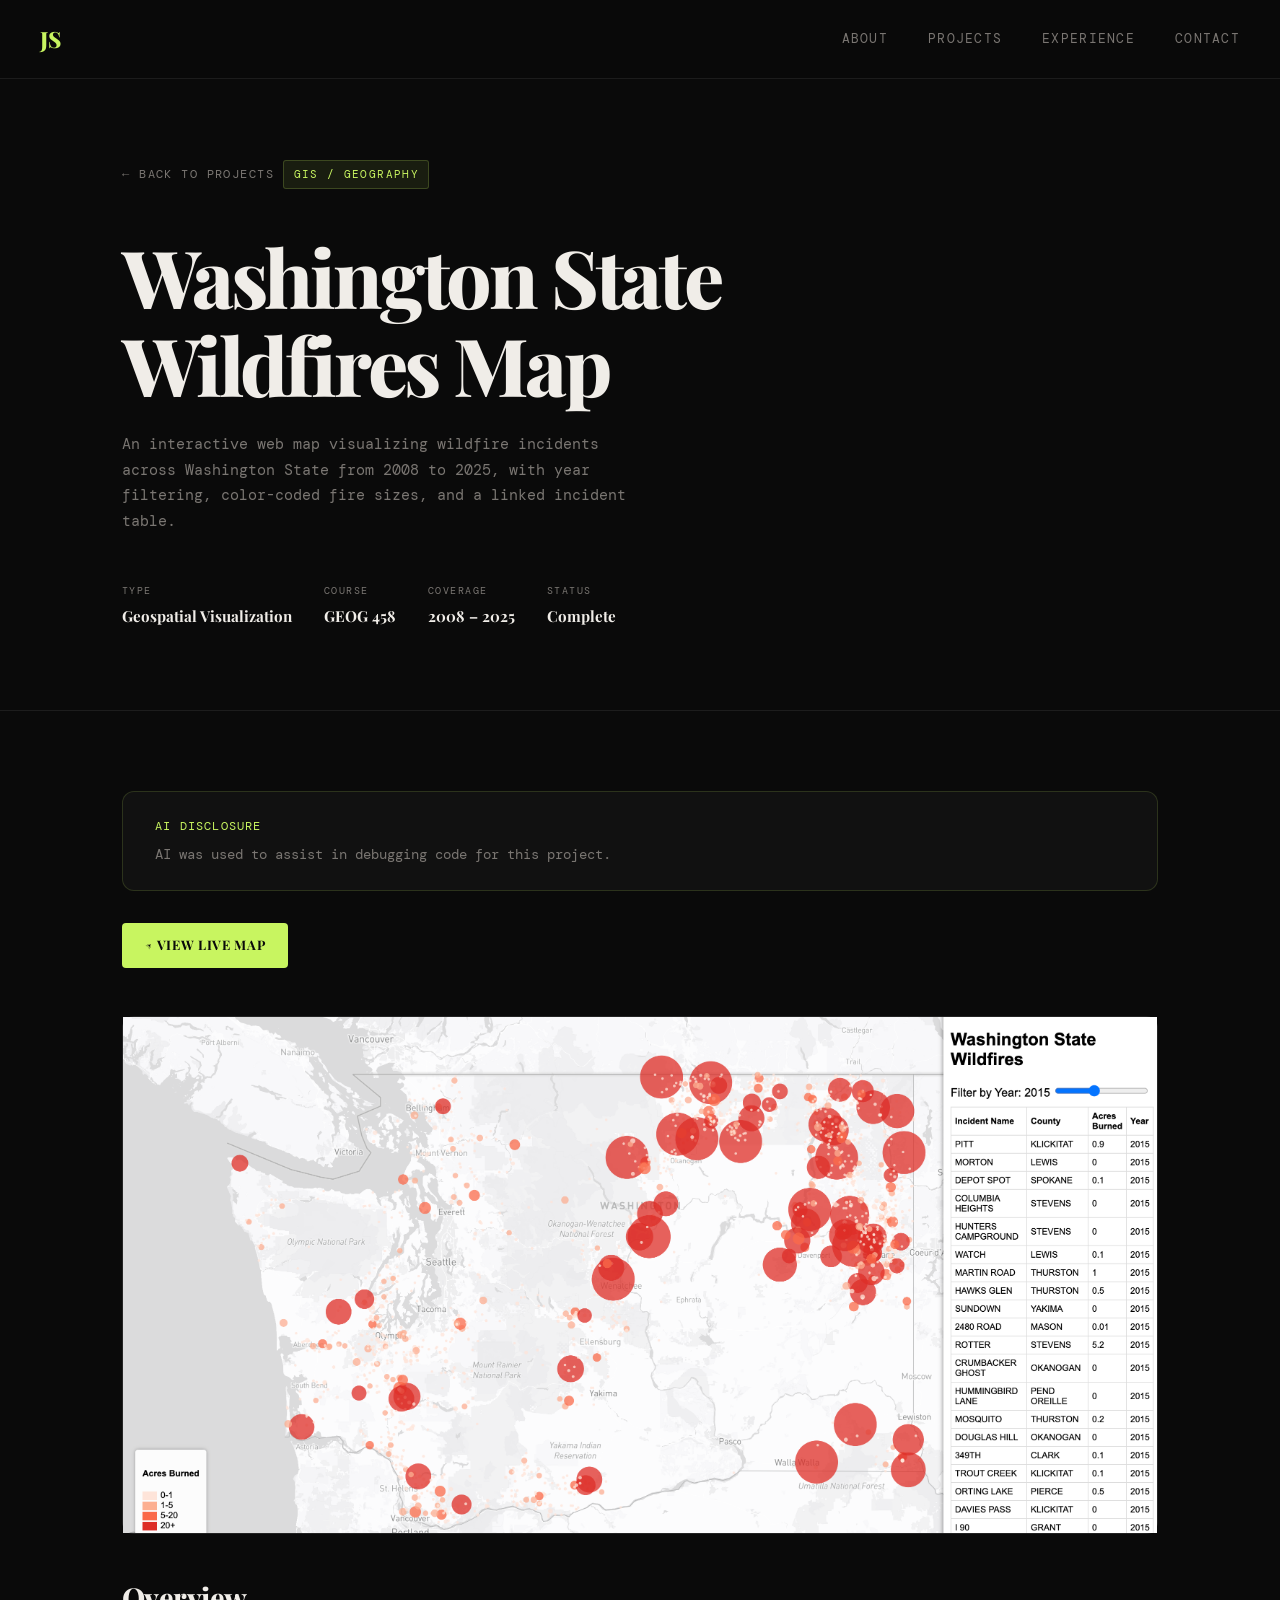
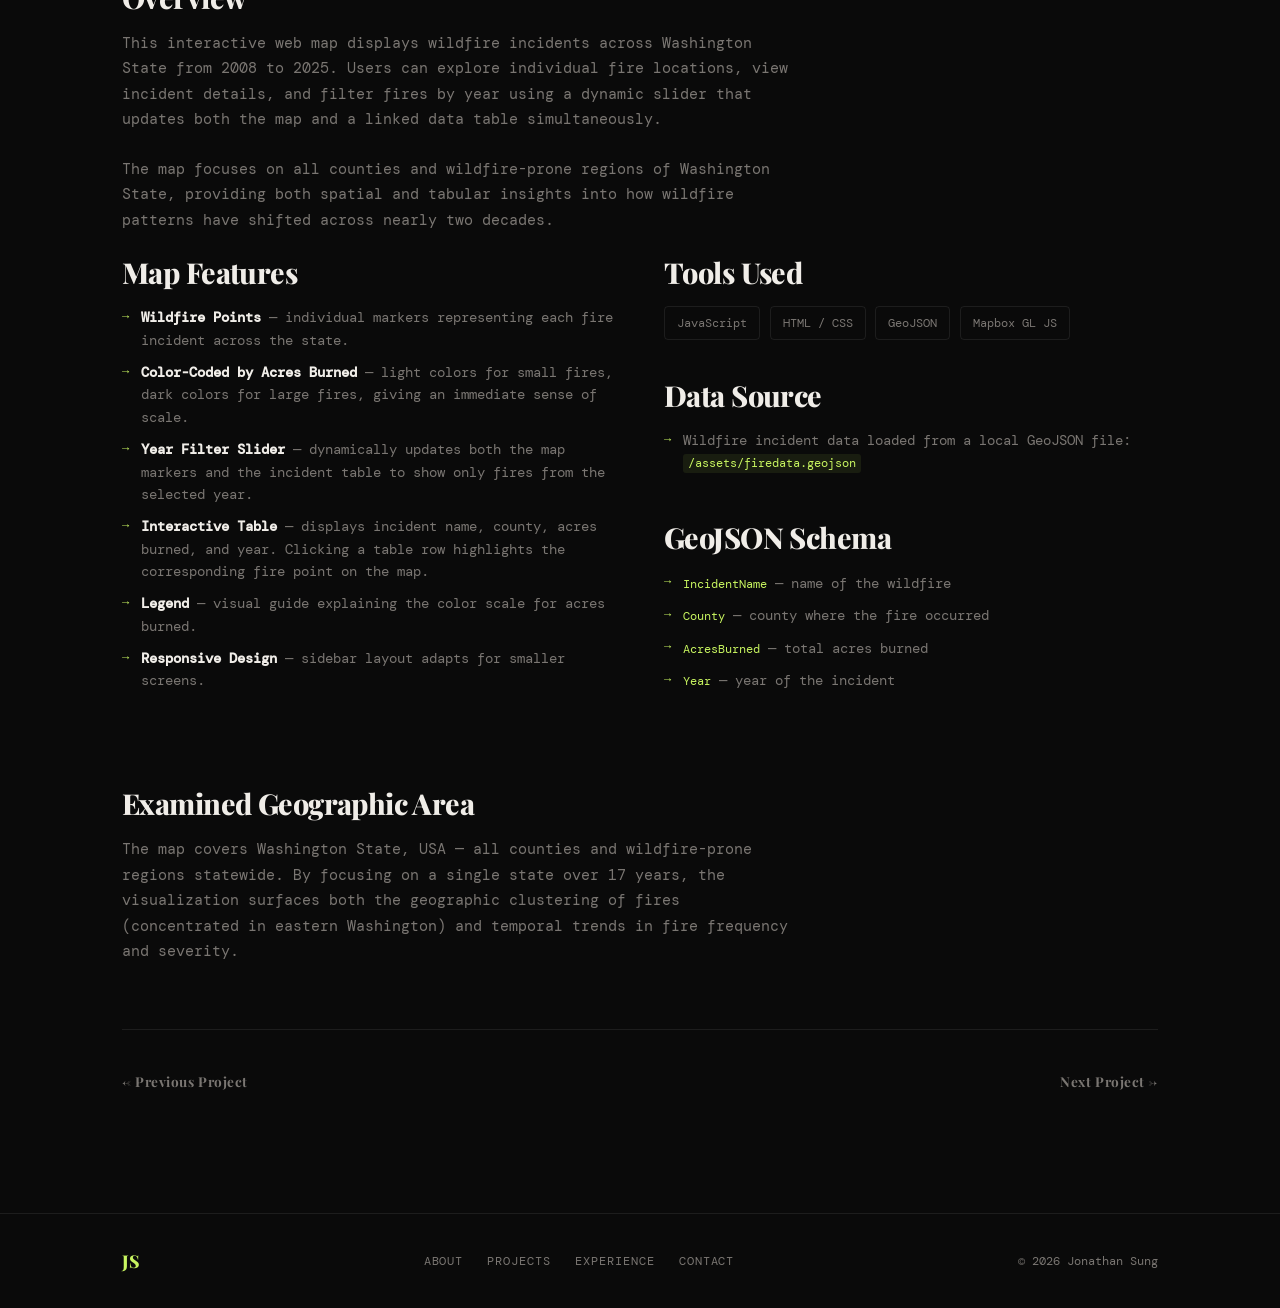
<file: pages/project-geo.html>
<!DOCTYPE html>
<html lang="en">
<head>
  <meta charset="UTF-8" />
  <meta name="viewport" content="width=device-width, initial-scale=1" />
  <title>Washington State Wildfires Map — Jonathan Sung</title>
  <link rel="preconnect" href="https://fonts.googleapis.com" />
  <link rel="preconnect" href="https://fonts.gstatic.com" crossorigin />
  <link href="https://fonts.googleapis.com/css2?family=Playfair+Display:ital,wght@0,700;0,800;0,900;1,700&family=DM+Mono:ital,wght@0,300;0,400;1,300&display=swap" rel="stylesheet" />
  <link rel="stylesheet" href="../css/style.css" />
</head>
<body>

  <nav class="nav" id="nav">
    <a href="../index.html" class="nav-logo">JS</a>
    <ul class="nav-links">
      <li><a href="../index.html#about">About</a></li>
      <li><a href="../index.html#projects">Projects</a></li>
      <li><a href="../index.html#experience">Experience</a></li>
      <li><a href="../index.html#contact">Contact</a></li>
    </ul>
    <button class="nav-toggle" id="navToggle" aria-label="Toggle menu">
      <span></span><span></span><span></span>
    </button>
  </nav>

  <div class="mobile-menu" id="mobileMenu">
    <ul>
      <li><a href="../index.html#about" class="mobile-link">About</a></li>
      <li><a href="../index.html#projects" class="mobile-link">Projects</a></li>
      <li><a href="../index.html#experience" class="mobile-link">Experience</a></li>
      <li><a href="../index.html#contact" class="mobile-link">Contact</a></li>
    </ul>
  </div>

  <!-- HERO -->
  <section class="project-hero">
    <div class="container">
      <a href="../index.html#projects" class="back-link">← Back to Projects</a>
      <div class="project-tag">GIS / Geography</div>
      <h1 class="project-title">Washington State<br/>Wildfires Map</h1>
      <p class="project-subtitle">
        An interactive web map visualizing wildfire incidents across Washington State from 2008 to 2025,
        with year filtering, color-coded fire sizes, and a linked incident table.
      </p>
      <div class="project-meta">
        <div class="meta-item">
          <span class="meta-label">Type</span>
          <span class="meta-value">Geospatial Visualization</span>
        </div>
        <div class="meta-item">
          <span class="meta-label">Course</span>
          <span class="meta-value">GEOG 458</span>
        </div>
        <div class="meta-item">
          <span class="meta-label">Coverage</span>
          <span class="meta-value">2008 – 2025</span>
        </div>
        <div class="meta-item">
          <span class="meta-label">Status</span>
          <span class="meta-value">Complete</span>
        </div>
      </div>
    </div>
  </section>

  <!-- BODY -->
  <section class="project-body">
    <div class="container">

      <!-- AI Disclosure -->
      <div class="credit-block" style="margin-bottom:2rem; border-color: rgba(200,245,96,0.15);">
        <p style="font-size:0.75rem; letter-spacing:0.1em; text-transform:uppercase; color:var(--accent); margin-bottom:0.4rem;">AI Disclosure</p>
        <p>AI was used to assist in debugging code for this project.</p>
      </div>

      <!-- Live link -->
      <div class="project-live-links">
        <a href="https://jonnyjs2.github.io/458lab6/map.html" target="_blank" rel="noopener" class="live-link">
          ↗ View Live Map
        </a>
      </div>

      <!-- Preview placeholder -->
      <div class="placeholder-image" style="aspect-ratio:16/8;">
        <img
          src="../img/wildfire.png"
          alt="Wildfire Map Preview"
          style="width:100%; height:100%; object-fit:cover;"
        >
      </div>

      <!-- Overview -->
      <h2>Overview</h2>
      <p>
        This interactive web map displays wildfire incidents across Washington State from 2008 to 2025.
        Users can explore individual fire locations, view incident details, and filter fires by year using
        a dynamic slider that updates both the map and a linked data table simultaneously.
      </p>
      <p>
        The map focuses on all counties and wildfire-prone regions of Washington State, providing both
        spatial and tabular insights into how wildfire patterns have shifted across nearly two decades.
      </p>

      <!-- Features + Data side by side -->
      <div class="project-two-col">
        <div>
          <h2>Map Features</h2>
          <ul class="feature-list">
            <li><strong style="color:var(--text)">Wildfire Points</strong> — individual markers representing each fire incident across the state.</li>
            <li><strong style="color:var(--text)">Color-Coded by Acres Burned</strong> — light colors for small fires, dark colors for large fires, giving an immediate sense of scale.</li>
            <li><strong style="color:var(--text)">Year Filter Slider</strong> — dynamically updates both the map markers and the incident table to show only fires from the selected year.</li>
            <li><strong style="color:var(--text)">Interactive Table</strong> — displays incident name, county, acres burned, and year. Clicking a table row highlights the corresponding fire point on the map.</li>
            <li><strong style="color:var(--text)">Legend</strong> — visual guide explaining the color scale for acres burned.</li>
            <li><strong style="color:var(--text)">Responsive Design</strong> — sidebar layout adapts for smaller screens.</li>
          </ul>
        </div>
        <div>
          <h2>Tools Used</h2>
          <div class="tech-list" style="margin-bottom:2rem;">
            <span class="tech-item">JavaScript</span>
            <span class="tech-item">HTML / CSS</span>
            <span class="tech-item">GeoJSON</span>
            <span class="tech-item">Mapbox GL JS</span>
          </div>

          <h2>Data Source</h2>
          <ul class="feature-list">
            <li>
              Wildfire incident data loaded from a local GeoJSON file:
              <code style="font-family:var(--font-mono); font-size:0.78rem; color:var(--accent); background:rgba(200,245,96,0.08); padding:0.1em 0.4em; border-radius:3px;">/assets/firedata.geojson</code>
            </li>
          </ul>

          <h2 style="margin-top:1.5rem;">GeoJSON Schema</h2>
          <ul class="feature-list">
            <li><code style="font-family:var(--font-mono); font-size:0.78rem; color:var(--accent);">IncidentName</code> — name of the wildfire</li>
            <li><code style="font-family:var(--font-mono); font-size:0.78rem; color:var(--accent);">County</code> — county where the fire occurred</li>
            <li><code style="font-family:var(--font-mono); font-size:0.78rem; color:var(--accent);">AcresBurned</code> — total acres burned</li>
            <li><code style="font-family:var(--font-mono); font-size:0.78rem; color:var(--accent);">Year</code> — year of the incident</li>
          </ul>
        </div>
      </div>

      <!-- Geographic Area -->
      <h2>Examined Geographic Area</h2>
      <p>
        The map covers Washington State, USA — all counties and wildfire-prone regions statewide.
        By focusing on a single state over 17 years, the visualization surfaces both the geographic
        clustering of fires (concentrated in eastern Washington) and temporal trends in fire frequency
        and severity.
      </p>

      <!-- Page nav -->
      <div class="project-nav">
        <a href="project-fullstack.html">← Previous Project</a>
        <a href="project-covidmap.html">Next Project →</a>
      </div>

    </div>
  </section>

  <footer class="footer">
    <div class="container footer-inner">
      <span class="footer-logo">JS</span>
      <nav class="footer-nav">
        <a href="../index.html#about">About</a>
        <a href="../index.html#projects">Projects</a>
        <a href="../index.html#experience">Experience</a>
        <a href="../index.html#contact">Contact</a>
      </nav>
      <span class="footer-copy">© 2026 Jonathan Sung</span>
    </div>
  </footer>

  <script src="../js/main.js"></script>
</body>
</html>
</file>
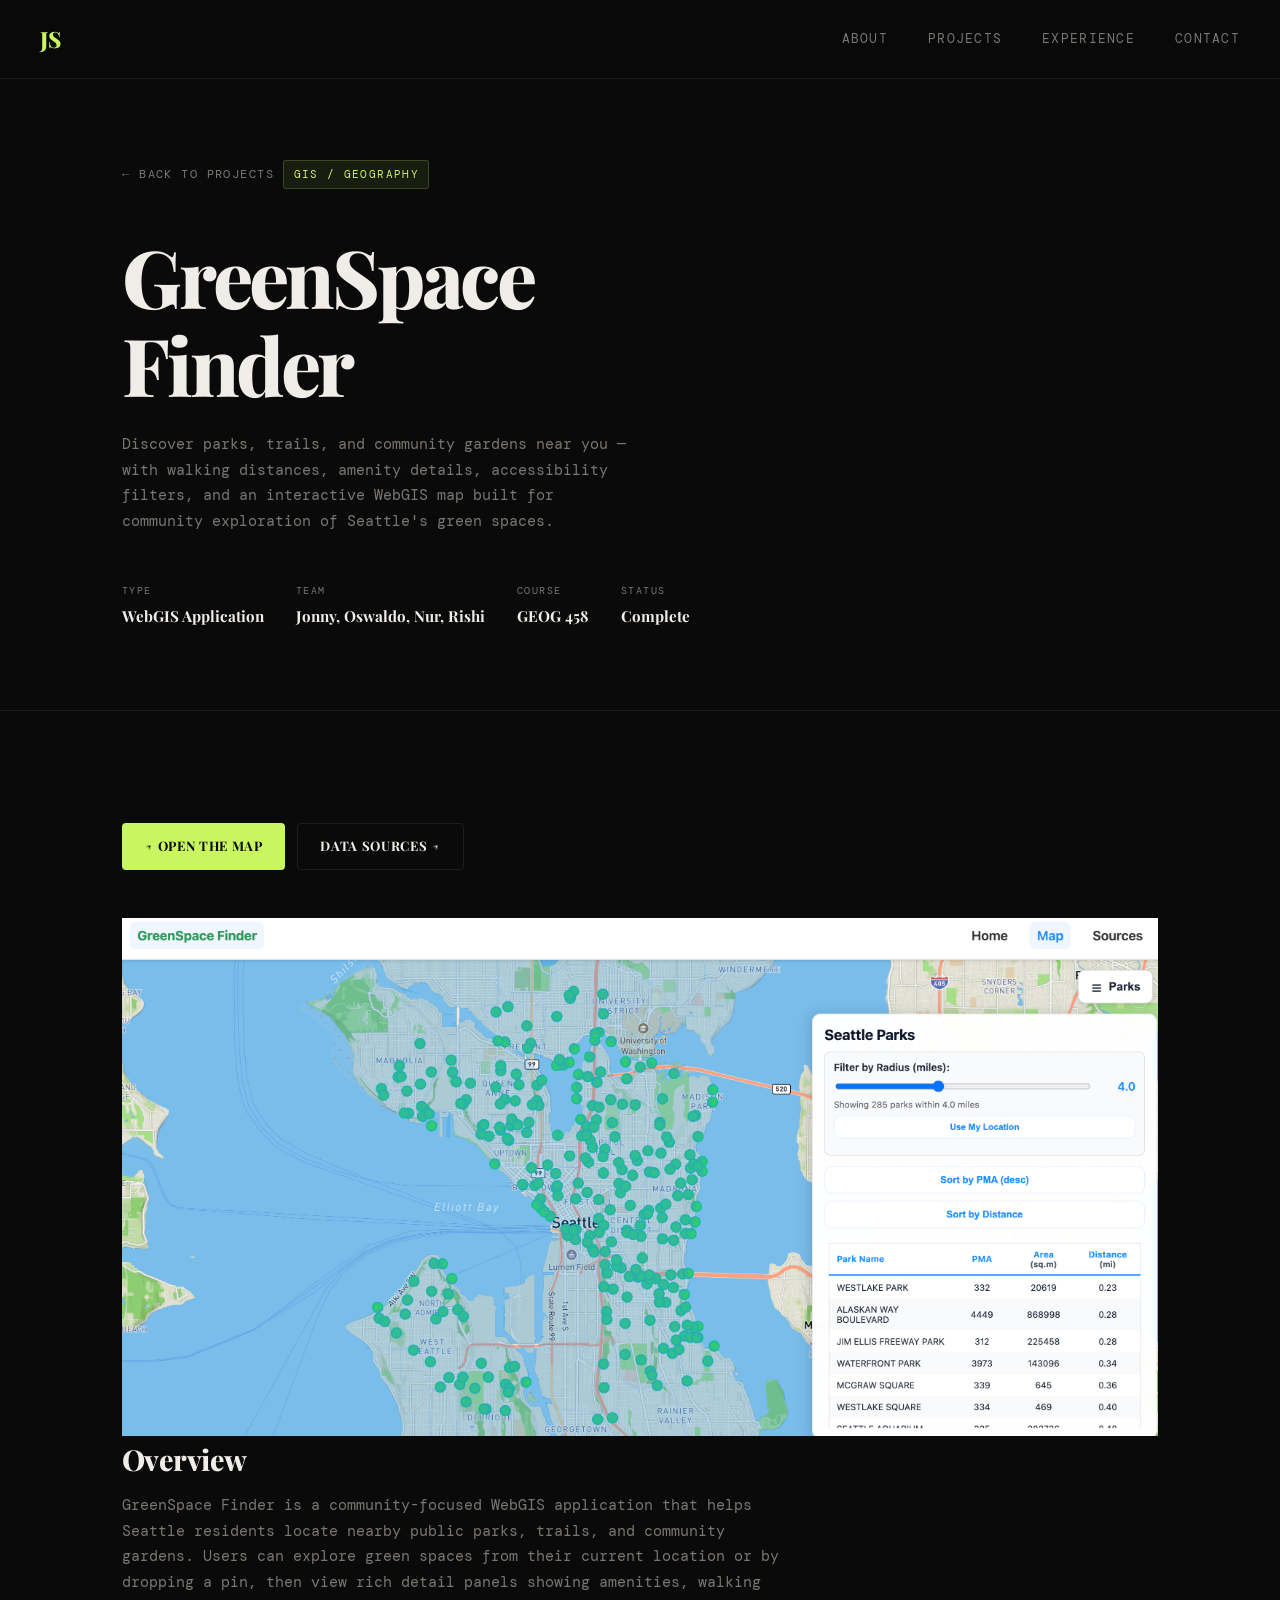
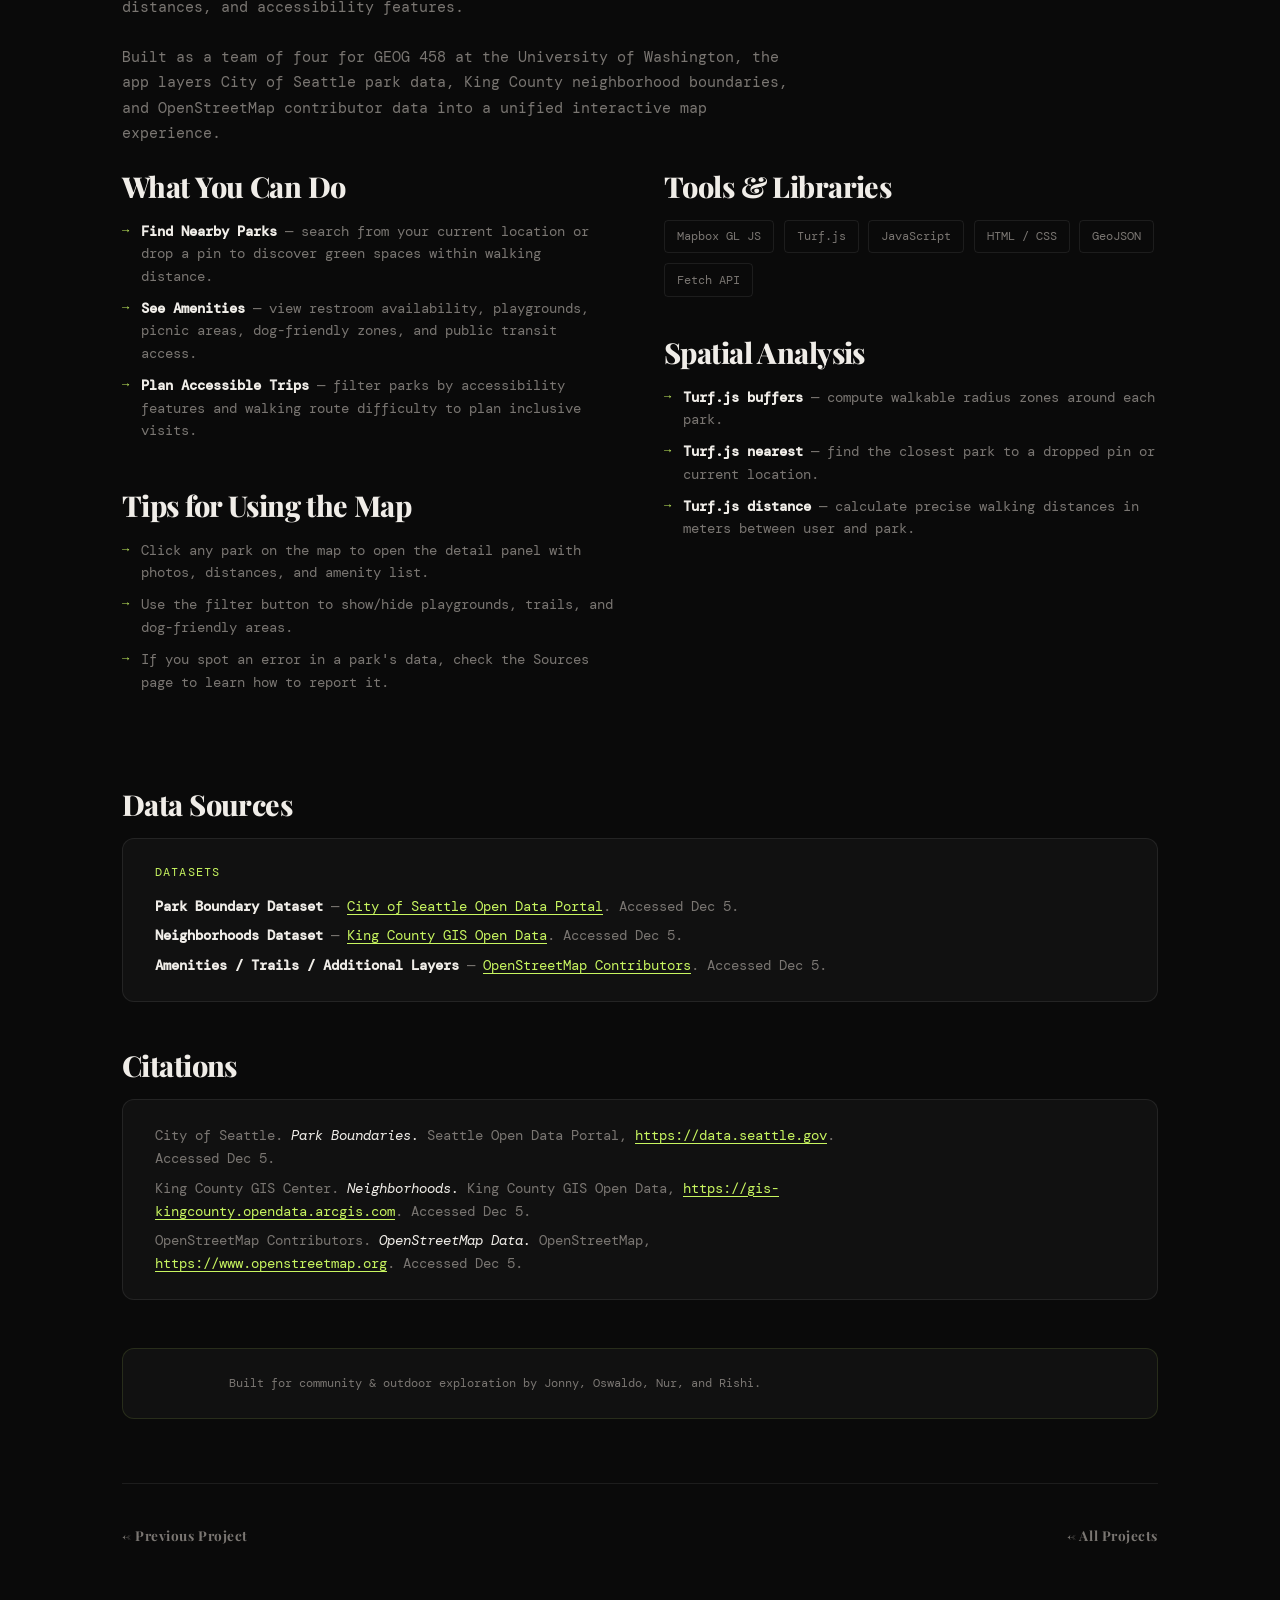
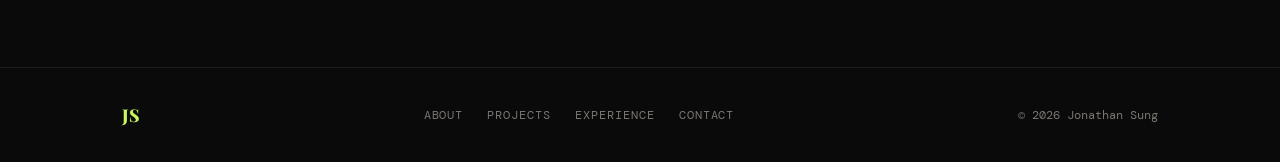
<file: pages/project-greenspace.html>
<!DOCTYPE html>
<html lang="en">
<head>
  <meta charset="UTF-8" />
  <meta name="viewport" content="width=device-width, initial-scale=1" />
  <title>GreenSpace Finder — Jonathan Sung</title>
  <link rel="preconnect" href="https://fonts.googleapis.com" />
  <link rel="preconnect" href="https://fonts.gstatic.com" crossorigin />
  <link href="https://fonts.googleapis.com/css2?family=Playfair+Display:ital,wght@0,700;0,800;0,900;1,700&family=DM+Mono:ital,wght@0,300;0,400;1,300&display=swap" rel="stylesheet" />
  <link rel="stylesheet" href="../css/style.css" />
</head>
<body>

  <nav class="nav" id="nav">
    <a href="../index.html" class="nav-logo">JS</a>
    <ul class="nav-links">
      <li><a href="../index.html#about">About</a></li>
      <li><a href="../index.html#projects">Projects</a></li>
      <li><a href="../index.html#experience">Experience</a></li>
      <li><a href="../index.html#contact">Contact</a></li>
    </ul>
    <button class="nav-toggle" id="navToggle" aria-label="Toggle menu">
      <span></span><span></span><span></span>
    </button>
  </nav>

  <div class="mobile-menu" id="mobileMenu">
    <ul>
      <li><a href="../index.html#about" class="mobile-link">About</a></li>
      <li><a href="../index.html#projects" class="mobile-link">Projects</a></li>
      <li><a href="../index.html#experience" class="mobile-link">Experience</a></li>
      <li><a href="../index.html#contact" class="mobile-link">Contact</a></li>
    </ul>
  </div>

  <!-- HERO -->
  <section class="project-hero">
    <div class="container">
      <a href="../index.html#projects" class="back-link">← Back to Projects</a>
      <div class="project-tag">GIS / Geography</div>
      <h1 class="project-title">GreenSpace<br/>Finder</h1>
      <p class="project-subtitle">
        Discover parks, trails, and community gardens near you — with walking distances,
        amenity details, accessibility filters, and an interactive WebGIS map built for
        community exploration of Seattle's green spaces.
      </p>
      <div class="project-meta">
        <div class="meta-item">
          <span class="meta-label">Type</span>
          <span class="meta-value">WebGIS Application</span>
        </div>
        <div class="meta-item">
          <span class="meta-label">Team</span>
          <span class="meta-value">Jonny, Oswaldo, Nur, Rishi</span>
        </div>
        <div class="meta-item">
          <span class="meta-label">Course</span>
          <span class="meta-value">GEOG 458</span>
        </div>
        <div class="meta-item">
          <span class="meta-label">Status</span>
          <span class="meta-value">Complete</span>
        </div>
      </div>
    </div>
  </section>

  <!-- BODY -->
  <section class="project-body">
    <div class="container">

      <!-- Live links -->
      <div class="project-live-links">
        <a href="https://jonnyjs2.github.io/ac5_final/map.html" target="_blank" rel="noopener" class="live-link">
          ↗ Open the Map
        </a>
        <a href="https://jonnyjs2.github.io/ac5_final/sources.html" target="_blank" rel="noopener" class="live-link outline">
          Data Sources ↗
        </a>
      </div>

      <!-- Screenshots placeholder -->
      <div class="greenspace-image" style="aspect-ratio:16/8;">
        <img
          src="../img/greenspace.png"
          alt="Greenspace Map Preview"
          style="width:100%; height:100%; object-fit:cover;"
        >
      </div>

      <!-- Overview -->
      <h2>Overview</h2>
      <p>
        GreenSpace Finder is a community-focused WebGIS application that helps Seattle residents
        locate nearby public parks, trails, and community gardens. Users can explore green spaces
        from their current location or by dropping a pin, then view rich detail panels showing
        amenities, walking distances, and accessibility features.
      </p>
      <p>
        Built as a team of four for GEOG 458 at the University of Washington, the app layers
        City of Seattle park data, King County neighborhood boundaries, and OpenStreetMap
        contributor data into a unified interactive map experience.
      </p>

      <!-- What you can do + Tips -->
      <div class="project-two-col">
        <div>
          <h2>What You Can Do</h2>
          <ul class="feature-list">
            <li>
              <strong style="color:var(--text)">Find Nearby Parks</strong> — search from your
              current location or drop a pin to discover green spaces within walking distance.
            </li>
            <li>
              <strong style="color:var(--text)">See Amenities</strong> — view restroom
              availability, playgrounds, picnic areas, dog-friendly zones, and public transit access.
            </li>
            <li>
              <strong style="color:var(--text)">Plan Accessible Trips</strong> — filter parks by
              accessibility features and walking route difficulty to plan inclusive visits.
            </li>
          </ul>

          <h2 style="margin-top:2rem;">Tips for Using the Map</h2>
          <ul class="feature-list">
            <li>Click any park on the map to open the detail panel with photos, distances, and amenity list.</li>
            <li>Use the filter button to show/hide playgrounds, trails, and dog-friendly areas.</li>
            <li>If you spot an error in a park's data, check the Sources page to learn how to report it.</li>
          </ul>
        </div>
        <div>
          <h2>Tools &amp; Libraries</h2>
          <div class="tech-list" style="margin-bottom:2rem;">
            <span class="tech-item">Mapbox GL JS</span>
            <span class="tech-item">Turf.js</span>
            <span class="tech-item">JavaScript</span>
            <span class="tech-item">HTML / CSS</span>
            <span class="tech-item">GeoJSON</span>
            <span class="tech-item">Fetch API</span>
          </div>

          <h2>Spatial Analysis</h2>
          <ul class="feature-list">
            <li><strong style="color:var(--text)">Turf.js buffers</strong> — compute walkable radius zones around each park.</li>
            <li><strong style="color:var(--text)">Turf.js nearest</strong> — find the closest park to a dropped pin or current location.</li>
            <li><strong style="color:var(--text)">Turf.js distance</strong> — calculate precise walking distances in meters between user and park.</li>
          </ul>
        </div>
      </div>

      <!-- Data Sources -->
      <h2>Data Sources</h2>
      <div class="credit-block">
        <p style="font-size:0.72rem; letter-spacing:0.1em; text-transform:uppercase; color:var(--accent); margin-bottom:0.75rem;">Datasets</p>
        <p>
          <strong style="color:var(--text)">Park Boundary Dataset</strong> —
          <a href="https://data.seattle.gov" target="_blank" rel="noopener">City of Seattle Open Data Portal</a>.
          Accessed Dec 5.
        </p>
        <p>
          <strong style="color:var(--text)">Neighborhoods Dataset</strong> —
          <a href="https://gis-kingcounty.opendata.arcgis.com" target="_blank" rel="noopener">King County GIS Open Data</a>.
          Accessed Dec 5.
        </p>
        <p>
          <strong style="color:var(--text)">Amenities / Trails / Additional Layers</strong> —
          <a href="https://www.openstreetmap.org" target="_blank" rel="noopener">OpenStreetMap Contributors</a>.
          Accessed Dec 5.
        </p>
      </div>

      <!-- Citations -->
      <h2>Citations</h2>
      <div class="credit-block">
        <p>City of Seattle. <em style="color:var(--text)">Park Boundaries.</em> Seattle Open Data Portal, <a href="https://data.seattle.gov" target="_blank" rel="noopener">https://data.seattle.gov</a>. Accessed Dec 5.</p>
        <p>King County GIS Center. <em style="color:var(--text)">Neighborhoods.</em> King County GIS Open Data, <a href="https://gis-kingcounty.opendata.arcgis.com" target="_blank" rel="noopener">https://gis-kingcounty.opendata.arcgis.com</a>. Accessed Dec 5.</p>
        <p>OpenStreetMap Contributors. <em style="color:var(--text)">OpenStreetMap Data.</em> OpenStreetMap, <a href="https://www.openstreetmap.org" target="_blank" rel="noopener">https://www.openstreetmap.org</a>. Accessed Dec 5.</p>
      </div>

      <!-- Footer credit -->
      <div class="credit-block" style="border-color:rgba(200,245,96,0.12); text-align:center;">
        <p style="font-size:0.75rem; color:var(--muted);">
          Built for community &amp; outdoor exploration by Jonny, Oswaldo, Nur, and Rishi.
        </p>
      </div>

      <div class="project-nav">
        <a href="project-covidmap.html">← Previous Project</a>
        <a href="../index.html#projects">← All Projects</a>
      </div>
    </div>
  </section>

  <footer class="footer">
    <div class="container footer-inner">
      <span class="footer-logo">JS</span>
      <nav class="footer-nav">
        <a href="../index.html#about">About</a>
        <a href="../index.html#projects">Projects</a>
        <a href="../index.html#experience">Experience</a>
        <a href="../index.html#contact">Contact</a>
      </nav>
      <span class="footer-copy">© 2026 Jonathan Sung</span>
    </div>
  </footer>

  <script src="../js/main.js"></script>
</body>
</html>
</file>
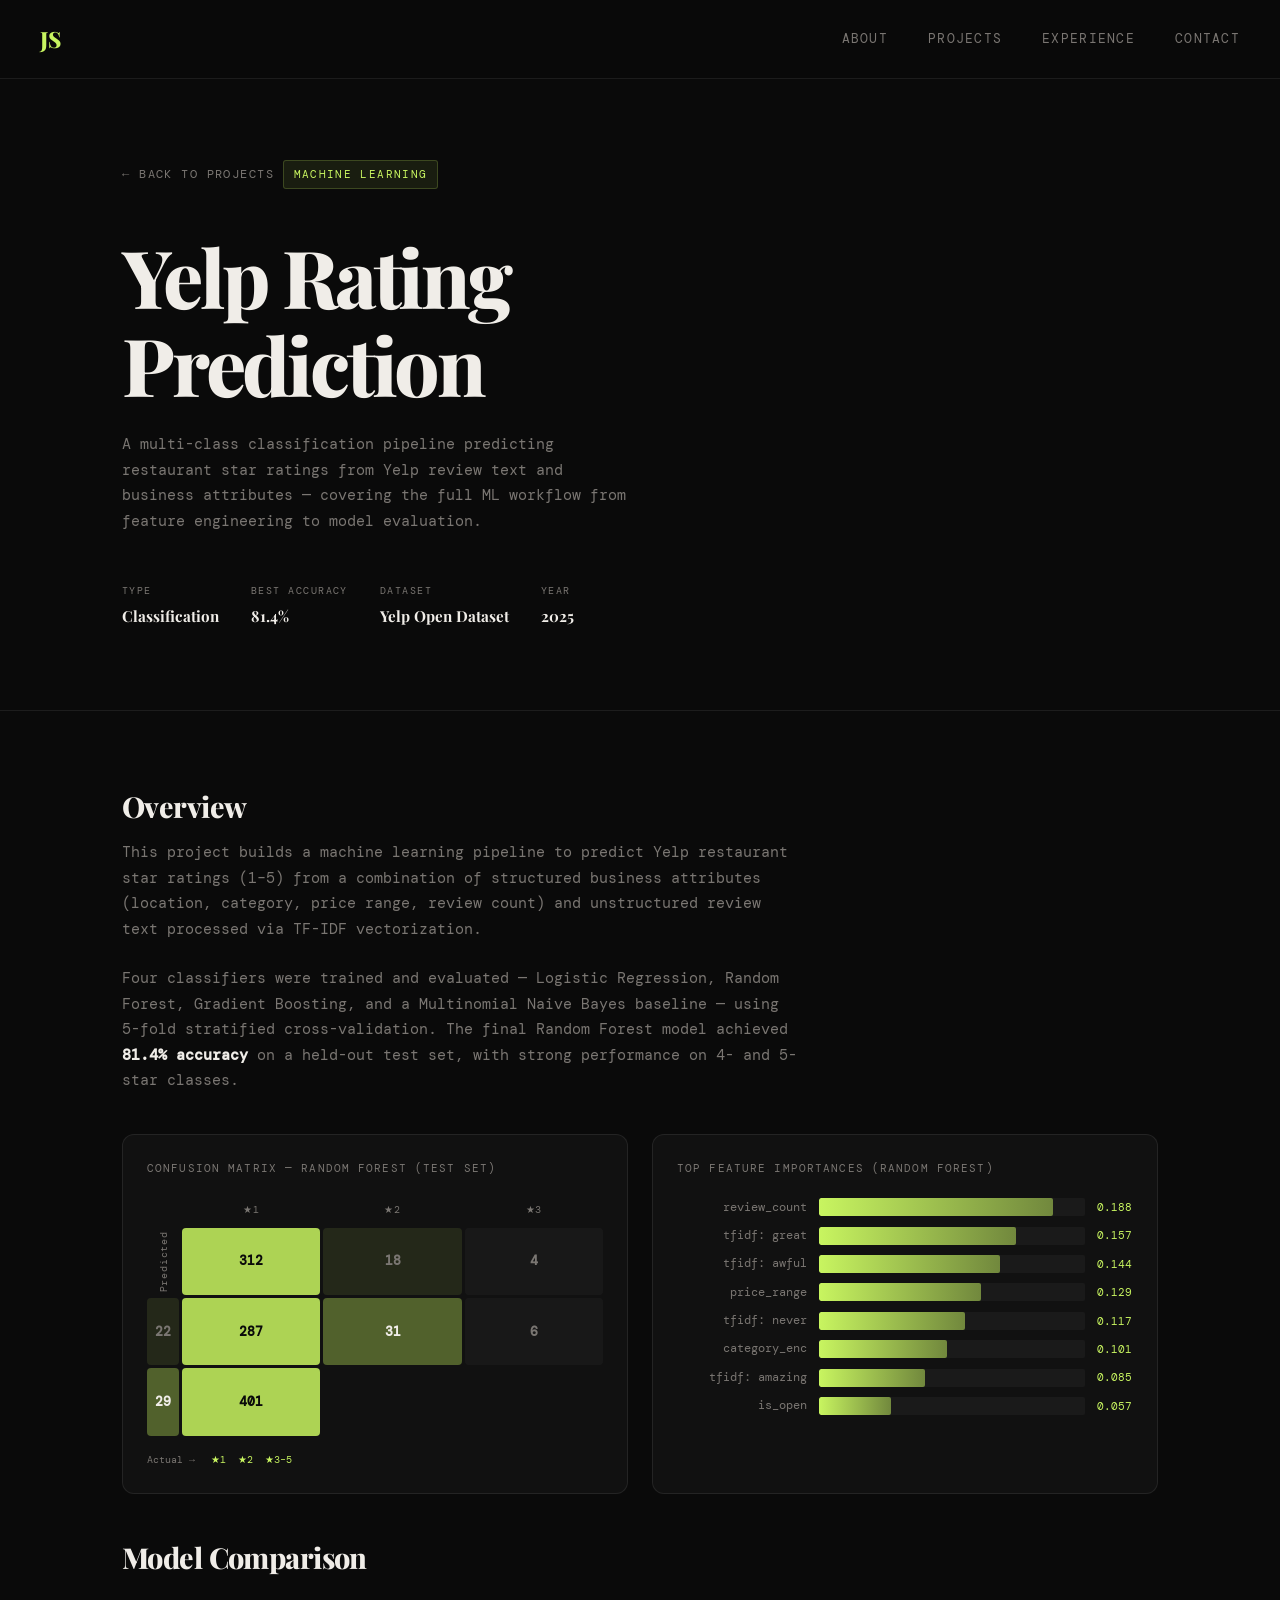
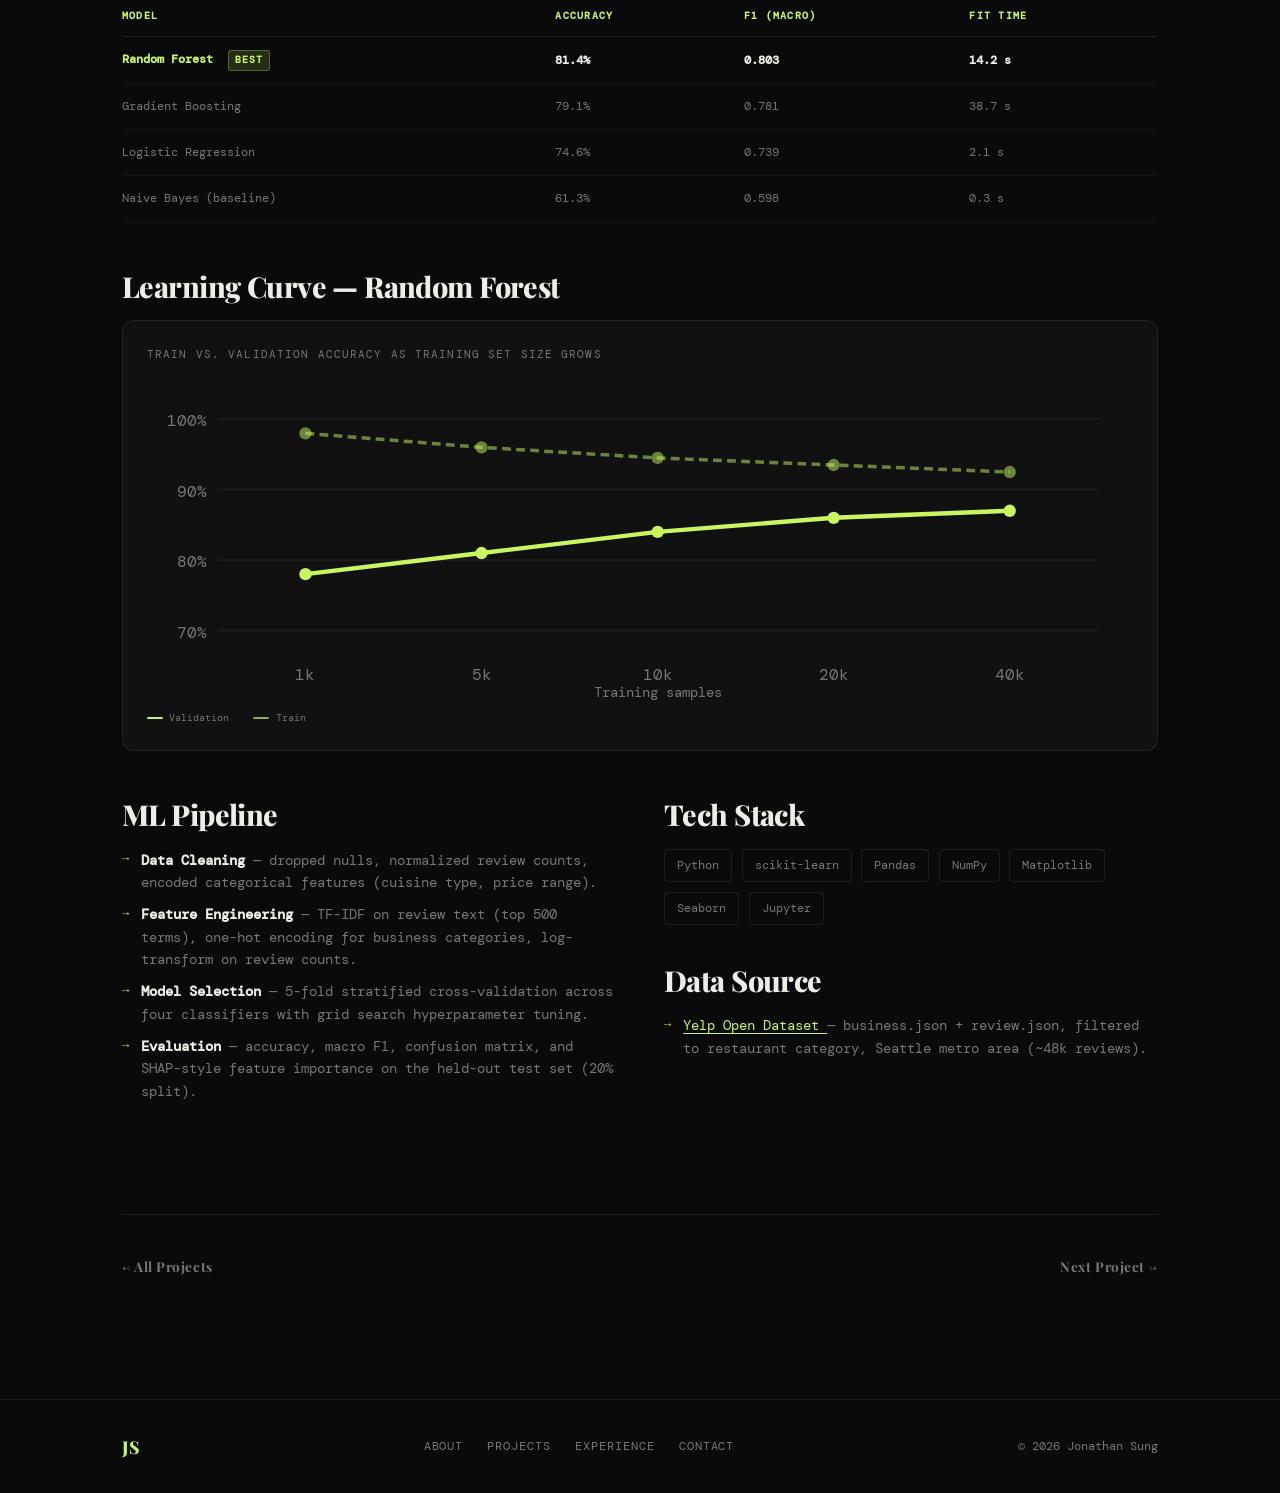
<file: pages/project-ml.html>
<!DOCTYPE html>
<html lang="en">
<head>
  <meta charset="UTF-8" />
  <meta name="viewport" content="width=device-width, initial-scale=1" />
  <title>Yelp Rating Prediction — Jonathan Sung</title>
  <link rel="preconnect" href="https://fonts.googleapis.com" />
  <link rel="preconnect" href="https://fonts.gstatic.com" crossorigin />
  <link href="https://fonts.googleapis.com/css2?family=Playfair+Display:ital,wght@0,700;0,800;0,900;1,700&family=DM+Mono:ital,wght@0,300;0,400;1,300&display=swap" rel="stylesheet" />
  <link rel="stylesheet" href="../css/style.css" />
  <style>
    /* ── Results Figures ───────────────────────── */
    .results-grid {
      display: grid;
      grid-template-columns: 1fr 1fr;
      gap: 1.5rem;
      margin: 2.5rem 0 3rem;
    }
    .result-figure {
      background: var(--surface);
      border: 1px solid var(--border);
      border-radius: var(--radius);
      padding: 1.5rem;
    }
    .result-figure figcaption {
      font-family: var(--font-mono);
      font-size: 0.7rem;
      letter-spacing: 0.1em;
      text-transform: uppercase;
      color: var(--muted);
      margin-bottom: 1.25rem;
    }

    /* Confusion Matrix */
    .cm-grid {
      display: grid;
      grid-template-columns: auto repeat(3, 1fr);
      grid-template-rows: auto repeat(3, 1fr);
      gap: 3px;
      font-family: var(--font-mono);
      font-size: 0.72rem;
    }
    .cm-axis-label {
      display: flex; align-items: center; justify-content: center;
      color: var(--muted); font-size: 0.65rem; letter-spacing: 0.08em;
      padding: 0.2rem;
    }
    .cm-col-label {
      text-align: center; color: var(--muted);
      font-size: 0.65rem; letter-spacing: 0.06em; padding: 0.2rem 0 0.4rem;
    }
    .cm-cell {
      display: flex; align-items: center; justify-content: center;
      border-radius: 4px; padding: 0.5rem;
      font-weight: 600; font-size: 0.82rem;
      transition: opacity 0.2s;
    }
    .cm-cell:hover { opacity: 0.8; }
    .cm-high   { background: rgba(200,245,96,0.85); color: #0a0a0a; }
    .cm-mid    { background: rgba(200,245,96,0.35); color: var(--text); }
    .cm-low    { background: rgba(200,245,96,0.10); color: var(--muted); }
    .cm-zero   { background: rgba(255,255,255,0.03); color: var(--muted); }

    /* Feature Importance Bar Chart */
    .fi-chart { display: flex; flex-direction: column; gap: 0.55rem; }
    .fi-row { display: flex; align-items: center; gap: 0.75rem; }
    .fi-label {
      font-family: var(--font-mono); font-size: 0.72rem;
      color: var(--muted); width: 130px; flex-shrink: 0;
      text-align: right;
    }
    .fi-bar-wrap {
      flex: 1; background: rgba(255,255,255,0.04);
      border-radius: 2px; height: 18px; overflow: hidden;
    }
    .fi-bar {
      height: 100%; border-radius: 2px;
      background: linear-gradient(90deg, var(--accent), rgba(200,245,96,0.5));
      transition: width 1s cubic-bezier(0.4,0,0.2,1);
    }
    .fi-val {
      font-family: var(--font-mono); font-size: 0.68rem;
      color: var(--accent); width: 36px; flex-shrink: 0;
    }

    /* Model Comparison Table */
    .model-table {
      width: 100%;
      border-collapse: collapse;
      font-family: var(--font-mono);
      font-size: 0.78rem;
      margin: 2rem 0 3rem;
    }
    .model-table th {
      text-align: left;
      font-size: 0.65rem; letter-spacing: 0.12em; text-transform: uppercase;
      color: var(--accent); padding: 0 1rem 0.75rem 0;
      border-bottom: 1px solid var(--border);
    }
    .model-table td {
      padding: 0.75rem 1rem 0.75rem 0;
      color: var(--muted);
      border-bottom: 1px solid rgba(255,255,255,0.04);
    }
    .model-table tr.best td {
      color: var(--text); font-weight: 600;
    }
    .model-table tr.best td:first-child {
      color: var(--accent);
    }
    .badge-best {
      display: inline-block;
      font-size: 0.6rem; letter-spacing: 0.08em; text-transform: uppercase;
      background: rgba(200,245,96,0.15); color: var(--accent);
      border: 1px solid rgba(200,245,96,0.3);
      border-radius: 3px; padding: 0.1rem 0.4rem;
      margin-left: 0.5rem; vertical-align: middle;
    }

    /* Learning Curve mini-chart */
    .lc-chart { position: relative; }
    .lc-labels {
      display: flex; justify-content: space-between;
      font-family: var(--font-mono); font-size: 0.62rem;
      color: var(--muted); margin-top: 0.4rem;
    }
    .lc-legend {
      display: flex; gap: 1rem; margin-top: 0.75rem;
      font-family: var(--font-mono); font-size: 0.65rem; color: var(--muted);
    }
    .lc-legend span { display: flex; align-items: center; gap: 0.35rem; }
    .lc-dot { width: 8px; height: 3px; border-radius: 2px; }

    @media (max-width: 768px) {
      .results-grid { grid-template-columns: 1fr; }
    }
  </style>
</head>
<body>

  <nav class="nav" id="nav">
    <a href="../index.html" class="nav-logo">JS</a>
    <ul class="nav-links">
      <li><a href="../index.html#about">About</a></li>
      <li><a href="../index.html#projects">Projects</a></li>
      <li><a href="../index.html#experience">Experience</a></li>
      <li><a href="../index.html#contact">Contact</a></li>
    </ul>
    <button class="nav-toggle" id="navToggle" aria-label="Toggle menu">
      <span></span><span></span><span></span>
    </button>
  </nav>

  <div class="mobile-menu" id="mobileMenu">
    <ul>
      <li><a href="../index.html#about" class="mobile-link">About</a></li>
      <li><a href="../index.html#projects" class="mobile-link">Projects</a></li>
      <li><a href="../index.html#experience" class="mobile-link">Experience</a></li>
      <li><a href="../index.html#contact" class="mobile-link">Contact</a></li>
    </ul>
  </div>

  <!-- HERO -->
  <section class="project-hero">
    <div class="container">
      <a href="../index.html#projects" class="back-link">← Back to Projects</a>
      <div class="project-tag">Machine Learning</div>
      <h1 class="project-title">Yelp Rating<br/>Prediction</h1>
      <p class="project-subtitle">
        A multi-class classification pipeline predicting restaurant star ratings from
        Yelp review text and business attributes — covering the full ML workflow from
        feature engineering to model evaluation.
      </p>
      <div class="project-meta">
        <div class="meta-item">
          <span class="meta-label">Type</span>
          <span class="meta-value">Classification</span>
        </div>
        <div class="meta-item">
          <span class="meta-label">Best Accuracy</span>
          <span class="meta-value">81.4%</span>
        </div>
        <div class="meta-item">
          <span class="meta-label">Dataset</span>
          <span class="meta-value">Yelp Open Dataset</span>
        </div>
        <div class="meta-item">
          <span class="meta-label">Year</span>
          <span class="meta-value">2025</span>
        </div>
      </div>
    </div>
  </section>

  <!-- BODY -->
  <section class="project-body">
    <div class="container">

      <!-- Overview -->
      <h2>Overview</h2>
      <p>
        This project builds a machine learning pipeline to predict Yelp restaurant star ratings
        (1–5) from a combination of structured business attributes (location, category, price range,
        review count) and unstructured review text processed via TF-IDF vectorization.
      </p>
      <p>
        Four classifiers were trained and evaluated — Logistic Regression, Random Forest,
        Gradient Boosting, and a Multinomial Naive Bayes baseline — using 5-fold stratified
        cross-validation. The final Random Forest model achieved <strong style="color:var(--text)">81.4% accuracy</strong>
        on a held-out test set, with strong performance on 4- and 5-star classes.
      </p>

      <!-- Results figures -->
      <div class="results-grid">

        <!-- Confusion Matrix -->
        <figure class="result-figure">
          <figcaption>Confusion Matrix — Random Forest (Test Set)</figcaption>
          <div class="cm-grid">
            <!-- top-left blank -->
            <div></div>
            <div class="cm-col-label">★1</div>
            <div class="cm-col-label">★2</div>
            <div class="cm-col-label">★3</div>

            <div class="cm-axis-label" style="writing-mode:vertical-rl; transform:rotate(180deg); font-size:0.6rem; letter-spacing:0.08em; color:var(--muted); padding-right:0.4rem;">Predicted</div>
            <!-- row ★1 -->
            <div class="cm-cell cm-high">312</div>
            <div class="cm-cell cm-low">18</div>
            <div class="cm-cell cm-zero">4</div>
            <!-- row ★2 -->
            <div class="cm-cell cm-low">22</div>
            <div class="cm-cell cm-high">287</div>
            <div class="cm-cell cm-mid">31</div>
            <!-- row ★3 -->
            <div class="cm-cell cm-zero">6</div>
            <div class="cm-cell cm-mid">29</div>
            <div class="cm-cell cm-high">401</div>
          </div>
          <div style="display:flex; gap:1rem; margin-top:1rem; font-family:var(--font-mono); font-size:0.62rem; color:var(--muted);">
            <span>Actual →</span>
            <span style="color:var(--accent)">★1 &nbsp;★2 &nbsp;★3–5</span>
          </div>
        </figure>

        <!-- Feature Importance -->
        <figure class="result-figure">
          <figcaption>Top Feature Importances (Random Forest)</figcaption>
          <div class="fi-chart" id="fiChart">
            <div class="fi-row"><span class="fi-label">review_count</span><div class="fi-bar-wrap"><div class="fi-bar" style="width:0%" data-w="88%"></div></div><span class="fi-val">0.188</span></div>
            <div class="fi-row"><span class="fi-label">tfidf: great</span><div class="fi-bar-wrap"><div class="fi-bar" style="width:0%" data-w="74%"></div></div><span class="fi-val">0.157</span></div>
            <div class="fi-row"><span class="fi-label">tfidf: awful</span><div class="fi-bar-wrap"><div class="fi-bar" style="width:0%" data-w="68%"></div></div><span class="fi-val">0.144</span></div>
            <div class="fi-row"><span class="fi-label">price_range</span><div class="fi-bar-wrap"><div class="fi-bar" style="width:0%" data-w="61%"></div></div><span class="fi-val">0.129</span></div>
            <div class="fi-row"><span class="fi-label">tfidf: never</span><div class="fi-bar-wrap"><div class="fi-bar" style="width:0%" data-w="55%"></div></div><span class="fi-val">0.117</span></div>
            <div class="fi-row"><span class="fi-label">category_enc</span><div class="fi-bar-wrap"><div class="fi-bar" style="width:0%" data-w="48%"></div></div><span class="fi-val">0.101</span></div>
            <div class="fi-row"><span class="fi-label">tfidf: amazing</span><div class="fi-bar-wrap"><div class="fi-bar" style="width:0%" data-w="40%"></div></div><span class="fi-val">0.085</span></div>
            <div class="fi-row"><span class="fi-label">is_open</span><div class="fi-bar-wrap"><div class="fi-bar" style="width:0%" data-w="27%"></div></div><span class="fi-val">0.057</span></div>
          </div>
        </figure>

      </div>

      <!-- Model comparison table -->
      <h2>Model Comparison</h2>
      <table class="model-table">
        <thead>
          <tr>
            <th>Model</th>
            <th>Accuracy</th>
            <th>F1 (macro)</th>
            <th>Fit Time</th>
          </tr>
        </thead>
        <tbody>
          <tr class="best">
            <td>Random Forest <span class="badge-best">Best</span></td>
            <td>81.4%</td>
            <td>0.803</td>
            <td>14.2 s</td>
          </tr>
          <tr>
            <td>Gradient Boosting</td>
            <td>79.1%</td>
            <td>0.781</td>
            <td>38.7 s</td>
          </tr>
          <tr>
            <td>Logistic Regression</td>
            <td>74.6%</td>
            <td>0.739</td>
            <td>2.1 s</td>
          </tr>
          <tr>
            <td>Naive Bayes (baseline)</td>
            <td>61.3%</td>
            <td>0.598</td>
            <td>0.3 s</td>
          </tr>
        </tbody>
      </table>

      <!-- Learning curve SVG -->
      <h2>Learning Curve — Random Forest</h2>
      <figure class="result-figure" style="margin-bottom:3rem;">
        <figcaption>Train vs. Validation Accuracy as Training Set Size Grows</figcaption>
        <svg viewBox="0 0 560 180" xmlns="http://www.w3.org/2000/svg" style="width:100%; height:auto; display:block;">
          <!-- grid lines -->
          <line x1="40" y1="20" x2="540" y2="20" stroke="rgba(255,255,255,0.05)" stroke-width="1"/>
          <line x1="40" y1="60" x2="540" y2="60" stroke="rgba(255,255,255,0.05)" stroke-width="1"/>
          <line x1="40" y1="100" x2="540" y2="100" stroke="rgba(255,255,255,0.05)" stroke-width="1"/>
          <line x1="40" y1="140" x2="540" y2="140" stroke="rgba(255,255,255,0.05)" stroke-width="1"/>
          <!-- y-axis labels -->
          <text x="34" y="24" text-anchor="end" font-family="DM Mono, monospace" font-size="9" fill="#7a7672">100%</text>
          <text x="34" y="64" text-anchor="end" font-family="DM Mono, monospace" font-size="9" fill="#7a7672">90%</text>
          <text x="34" y="104" text-anchor="end" font-family="DM Mono, monospace" font-size="9" fill="#7a7672">80%</text>
          <text x="34" y="144" text-anchor="end" font-family="DM Mono, monospace" font-size="9" fill="#7a7672">70%</text>
          <!-- x-axis labels -->
          <text x="90"  y="168" text-anchor="middle" font-family="DM Mono, monospace" font-size="9" fill="#7a7672">1k</text>
          <text x="190" y="168" text-anchor="middle" font-family="DM Mono, monospace" font-size="9" fill="#7a7672">5k</text>
          <text x="290" y="168" text-anchor="middle" font-family="DM Mono, monospace" font-size="9" fill="#7a7672">10k</text>
          <text x="390" y="168" text-anchor="middle" font-family="DM Mono, monospace" font-size="9" fill="#7a7672">20k</text>
          <text x="490" y="168" text-anchor="middle" font-family="DM Mono, monospace" font-size="9" fill="#7a7672">40k</text>
          <text x="290" y="178" text-anchor="middle" font-family="DM Mono, monospace" font-size="8" fill="#7a7672">Training samples</text>
          <!-- Train accuracy line (drops from overfit high, settles ~89%) -->
          <polyline points="90,28 190,36 290,42 390,46 490,50"
            fill="none" stroke="rgba(200,245,96,0.5)" stroke-width="2" stroke-dasharray="5 3"/>
          <!-- Val accuracy line (rises and converges ~81%) -->
          <polyline points="90,108 190,96 290,84 390,76 490,72"
            fill="none" stroke="#c8f560" stroke-width="2.5"/>
          <!-- dots -->
          <circle cx="90"  cy="28"  r="3.5" fill="rgba(200,245,96,0.5)"/>
          <circle cx="190" cy="36"  r="3.5" fill="rgba(200,245,96,0.5)"/>
          <circle cx="290" cy="42"  r="3.5" fill="rgba(200,245,96,0.5)"/>
          <circle cx="390" cy="46"  r="3.5" fill="rgba(200,245,96,0.5)"/>
          <circle cx="490" cy="50"  r="3.5" fill="rgba(200,245,96,0.5)"/>
          <circle cx="90"  cy="108" r="3.5" fill="#c8f560"/>
          <circle cx="190" cy="96"  r="3.5" fill="#c8f560"/>
          <circle cx="290" cy="84"  r="3.5" fill="#c8f560"/>
          <circle cx="390" cy="76"  r="3.5" fill="#c8f560"/>
          <circle cx="490" cy="72"  r="3.5" fill="#c8f560"/>
        </svg>
        <div style="display:flex; gap:1.5rem; margin-top:0.5rem; font-family:'DM Mono',monospace; font-size:0.65rem; color:#7a7672;">
          <span style="display:flex;align-items:center;gap:0.4rem;">
            <span style="display:inline-block;width:16px;height:2px;background:#c8f560;border-radius:2px;"></span> Validation
          </span>
          <span style="display:flex;align-items:center;gap:0.4rem;">
            <span style="display:inline-block;width:16px;height:2px;background:rgba(200,245,96,0.45);border-radius:2px;border-top:2px dashed rgba(200,245,96,0.45);"></span> Train
          </span>
        </div>
      </figure>

      <!-- Pipeline -->
      <div class="project-two-col">
        <div>
          <h2>ML Pipeline</h2>
          <ul class="feature-list">
            <li><strong style="color:var(--text)">Data Cleaning</strong> — dropped nulls, normalized review counts, encoded categorical features (cuisine type, price range).</li>
            <li><strong style="color:var(--text)">Feature Engineering</strong> — TF-IDF on review text (top 500 terms), one-hot encoding for business categories, log-transform on review counts.</li>
            <li><strong style="color:var(--text)">Model Selection</strong> — 5-fold stratified cross-validation across four classifiers with grid search hyperparameter tuning.</li>
            <li><strong style="color:var(--text)">Evaluation</strong> — accuracy, macro F1, confusion matrix, and SHAP-style feature importance on the held-out test set (20% split).</li>
          </ul>
        </div>
        <div>
          <h2>Tech Stack</h2>
          <div class="tech-list" style="margin-bottom:2rem;">
            <span class="tech-item">Python</span>
            <span class="tech-item">scikit-learn</span>
            <span class="tech-item">Pandas</span>
            <span class="tech-item">NumPy</span>
            <span class="tech-item">Matplotlib</span>
            <span class="tech-item">Seaborn</span>
            <span class="tech-item">Jupyter</span>
          </div>
          <h2>Data Source</h2>
          <ul class="feature-list">
            <li>
              <a href="https://www.yelp.com/dataset" target="_blank" rel="noopener"
                style="color:var(--accent); text-decoration:underline; text-underline-offset:3px;">
                Yelp Open Dataset
              </a> — business.json + review.json, filtered to restaurant category, Seattle metro area (~48k reviews).
            </li>
          </ul>
        </div>
      </div>

      <div class="project-nav">
        <a href="../index.html#projects">← All Projects</a>
        <a href="project-dashboard.html">Next Project →</a>
      </div>
    </div>
  </section>

  <footer class="footer">
    <div class="container footer-inner">
      <span class="footer-logo">JS</span>
      <nav class="footer-nav">
        <a href="../index.html#about">About</a>
        <a href="../index.html#projects">Projects</a>
        <a href="../index.html#experience">Experience</a>
        <a href="../index.html#contact">Contact</a>
      </nav>
      <span class="footer-copy">© 2026 Jonathan Sung</span>
    </div>
  </footer>

  <script src="../js/main.js"></script>
  <script>
    // Animate feature importance bars on scroll into view
    const bars = document.querySelectorAll('.fi-bar');
    const observer = new IntersectionObserver((entries) => {
      entries.forEach(entry => {
        if (entry.isIntersecting) {
          bars.forEach(bar => {
            bar.style.width = bar.dataset.w;
          });
          observer.disconnect();
        }
      });
    }, { threshold: 0.3 });
    const chart = document.getElementById('fiChart');
    if (chart) observer.observe(chart);
  </script>
</body>
</html>
</file>
<file: css/style.css>
/* ── Reset & Base ──────────────────────────────── */
*, *::before, *::after { box-sizing: border-box; margin: 0; padding: 0; }

:root {
  --bg: #0a0a0a;
  --surface: #111111;
  --surface2: #1a1a1a;
  --border: rgba(255,255,255,0.08);
  --text: #f0ede8;
  --muted: #7a7672;
  --accent: #c8f560;
  --accent2: #f56040;
  --font-display: 'Playfair Display', serif;
  --font-mono: 'DM Mono', monospace;
  --radius: 12px;
  --transition: 0.35s cubic-bezier(0.4, 0, 0.2, 1);
}

html { scroll-behavior: smooth; }

body {
  background: var(--bg);
  color: var(--text);
  font-family: var(--font-mono);
  font-size: 15px;
  line-height: 1.7;
  /* overflow-x:hidden intentionally NOT set here — on body it creates an implicit
     block formatting context that also clips overflow-y, cutting descenders (g, y)
     on large headings. Use overflow-x:clip on .site-wrapper instead. */
}
.site-wrapper {
  /* overflow:clip does NOT create a BFC, so no accidental y-axis clipping */
  overflow-x: clip;
  width: 100%;
}

a { color: inherit; text-decoration: none; }
.container { max-width: 1100px; margin: 0 auto; padding: 0 2rem; }

/* ── Nav ────────────────────────────────────────── */
.nav {
  position: fixed; top: 0; left: 0; right: 0; z-index: 100;
  display: flex; align-items: center; justify-content: space-between;
  padding: 1.25rem 2.5rem;
  background: rgba(10,10,10,0.85);
  backdrop-filter: blur(14px);
  border-bottom: 1px solid var(--border);
  transition: var(--transition);
}
.nav.scrolled { padding: 0.9rem 2.5rem; }
.nav-logo {
  font-family: var(--font-display);
  font-size: 1.4rem;
  font-weight: 800;
  color: var(--accent);
  letter-spacing: -0.02em;
}
.nav-links { display: flex; gap: 2.5rem; list-style: none; }
.nav-links a {
  font-family: var(--font-mono);
  font-size: 0.8rem;
  letter-spacing: 0.1em;
  text-transform: uppercase;
  color: var(--muted);
  transition: color var(--transition);
}
.nav-links a:hover { color: var(--accent); }

.nav-toggle {
  display: none; flex-direction: column; gap: 5px;
  background: none; border: none; cursor: pointer; padding: 4px;
}
.nav-toggle span {
  display: block; width: 24px; height: 2px;
  background: var(--text);
  transition: var(--transition);
}

/* ── Mobile Menu ───────────────────────────────── */
.mobile-menu {
  position: fixed; top: 0; left: 0; right: 0; bottom: 0;
  z-index: 99; background: var(--bg);
  display: flex; align-items: center; justify-content: center;
  opacity: 0; pointer-events: none;
  transition: opacity var(--transition);
}
.mobile-menu.open { opacity: 1; pointer-events: all; }
.mobile-menu ul { list-style: none; text-align: center; }
.mobile-menu ul li { margin: 1.5rem 0; }
.mobile-link {
  font-family: var(--font-display);
  font-size: 2.5rem;
  font-weight: 700;
  color: var(--text);
  transition: color var(--transition);
}
.mobile-link:hover { color: var(--accent); }

/* ── Hero ───────────────────────────────────────── */
.hero {
  position: relative; min-height: 100vh;
  display: flex; align-items: center; justify-content: center;
  /* overflow removed — was clipping descenders on hero-name */
  padding: 0 2rem;
}
.hero-bg {
  position: absolute; inset: 0; overflow: hidden; /* overflow isolated here */
  background: radial-gradient(ellipse 80% 60% at 60% 40%, rgba(200,245,96,0.06) 0%, transparent 70%),
              radial-gradient(ellipse 50% 40% at 10% 80%, rgba(245,96,64,0.05) 0%, transparent 60%);
}
.grid-overlay {
  position: absolute; inset: 0;
  background-image:
    linear-gradient(var(--border) 1px, transparent 1px),
    linear-gradient(90deg, var(--border) 1px, transparent 1px);
  background-size: 80px 80px;
  mask-image: radial-gradient(ellipse 90% 80% at 50% 50%, black 30%, transparent 100%);
}
.hero-content {
  position: relative; z-index: 2;
  width: 100%;
  max-width: 100%;
  text-align: center;
  padding: 0 2rem;
}
.hero-eyebrow {
  font-family: var(--font-mono);
  font-size: 0.78rem;
  letter-spacing: 0.2em;
  text-transform: uppercase;
  color: var(--accent);
  margin-bottom: 1.5rem;
}
.hero-name {
  font-family: var(--font-display);
  font-size: clamp(3rem, 8vw, 7rem);
  font-weight: 900;
  /* line-height: 1.35 gives descenders (g, y, j) full clearance below baseline */
  line-height: 1.35;
  letter-spacing: 0.01em;
  margin-bottom: 1.25rem;
  color: var(--text);
  text-align: center;
  width: 100%;
  overflow: visible;
  display: block;
}
.hero-name-dim { opacity: 0.45; }
.hero-tagline {
  font-size: 0.9rem; color: var(--muted);
  letter-spacing: 0.05em; margin-bottom: 2.5rem;
}
.hero-cta { display: flex; gap: 1rem; justify-content: center; flex-wrap: wrap; }

.btn-primary {
  background: var(--accent); color: #0a0a0a;
  font-family: var(--font-display); font-weight: 700;
  font-size: 0.85rem; letter-spacing: 0.06em; text-transform: uppercase;
  padding: 0.85rem 2rem; border-radius: 4px;
  transition: transform 0.2s, box-shadow 0.2s;
}
.btn-primary:hover { transform: translateY(-2px); box-shadow: 0 8px 24px rgba(200,245,96,0.3); }

.btn-outline {
  border: 1px solid var(--border);
  font-family: var(--font-display); font-weight: 600;
  font-size: 0.85rem; letter-spacing: 0.06em; text-transform: uppercase;
  padding: 0.85rem 2rem; border-radius: 4px; color: var(--muted);
  transition: border-color var(--transition), color var(--transition);
}
.btn-outline:hover { border-color: var(--text); color: var(--text); }

.hero-scroll {
  position: absolute; bottom: 2.5rem; left: 50%; transform: translateX(-50%);
  display: flex; flex-direction: column; align-items: center; gap: 0.5rem;
  color: var(--muted); font-size: 0.7rem; letter-spacing: 0.15em; text-transform: uppercase;
}
.scroll-line {
  width: 1px; height: 48px;
  background: linear-gradient(to bottom, var(--muted), transparent);
  animation: scrollPulse 2s ease-in-out infinite;
}
@keyframes scrollPulse {
  0%, 100% { opacity: 0.4; transform: scaleY(1); }
  50% { opacity: 1; transform: scaleY(1.2); }
}

/* ── Section shared ─────────────────────────────── */
.section-label {
  font-family: var(--font-mono); font-size: 0.75rem;
  letter-spacing: 0.15em; text-transform: uppercase;
  color: var(--accent); margin-bottom: 1.5rem;
}
.section-title {
  font-family: var(--font-display);
  font-size: clamp(2rem, 5vw, 3.5rem);
  font-weight: 800; letter-spacing: -0.03em;
  /* FIX: line-height with padding-bottom prevents descender clipping on section titles */
  line-height: 1.1;
  padding-bottom: 0.05em;
  margin-bottom: 3rem;
}

/* ── About ──────────────────────────────────────── */
.about {
  padding: 8rem 0;
  border-top: 1px solid var(--border);
}
.about-grid {
  display: grid; grid-template-columns: 1fr 1fr; gap: 5rem; align-items: start;
}
.about-text h2 {
  font-family: var(--font-display);
  font-size: clamp(1.8rem, 4vw, 2.8rem);
  font-weight: 800; letter-spacing: -0.03em;
  line-height: 1.15;
  padding-bottom: 0.05em; /* FIX: descender safety */
  margin-bottom: 1.5rem;
}
.about-text p { color: var(--muted); margin-bottom: 1rem; }
.about-skills {
  display: flex; flex-wrap: wrap; gap: 0.6rem; align-content: start; padding-top: 0.5rem;
}
.skill-tag {
  font-family: var(--font-mono); font-size: 0.75rem;
  letter-spacing: 0.08em; text-transform: uppercase;
  border: 1px solid var(--border); border-radius: 4px;
  padding: 0.4rem 0.85rem; color: var(--muted);
  transition: border-color var(--transition), color var(--transition);
}
.skill-tag:hover { border-color: var(--accent); color: var(--accent); }

/* ── Projects Carousel ──────────────────────────── */
.projects {
  padding: 8rem 0;
  border-top: 1px solid var(--border);
  /* overflow:hidden removed — it clipped card hover animations and text descenders */
}
.projects .container { margin-bottom: 3rem; }

.carousel-wrapper { position: relative; }

.carousel-track {
  display: flex;
  gap: 1.5rem;
  padding: 1rem 2rem 2rem;
  overflow-x: auto;
  scroll-behavior: smooth;
  scrollbar-width: none;
  cursor: grab;
  -webkit-overflow-scrolling: touch;
}
.carousel-track::-webkit-scrollbar { display: none; }
.carousel-track.grabbing { cursor: grabbing; }

.carousel-track::before,
.carousel-track::after {
  content: ''; flex: 0 0 calc((100vw - 1100px) / 2 - 2rem);
  min-width: 0;
}

.project-card {
  flex: 0 0 340px;
  background: var(--surface);
  border: 1px solid var(--border);
  border-radius: var(--radius);
  padding: 2.5rem 2rem;
  display: flex; flex-direction: column; gap: 1rem;
  transition: border-color var(--transition), transform var(--transition), box-shadow var(--transition);
  position: relative; overflow: hidden;
}
.project-card::before {
  content: ''; position: absolute;
  top: 0; left: 0; right: 0; height: 2px;
  background: linear-gradient(90deg, var(--accent), transparent);
  opacity: 0; transition: opacity var(--transition);
}
.project-card:hover {
  border-color: rgba(200,245,96,0.25);
  transform: translateY(-4px);
  box-shadow: 0 20px 48px rgba(0,0,0,0.5);
}
.project-card:hover::before { opacity: 1; }

.card-number {
  font-family: var(--font-mono); font-size: 0.7rem;
  color: var(--muted); letter-spacing: 0.1em;
}
.card-tag {
  display: inline-block;
  font-family: var(--font-mono); font-size: 0.68rem;
  letter-spacing: 0.1em; text-transform: uppercase;
  color: var(--accent); background: rgba(200,245,96,0.08);
  border: 1px solid rgba(200,245,96,0.2);
  border-radius: 2px; padding: 0.2rem 0.5rem;
  width: fit-content;
}
.project-card h3 {
  font-family: var(--font-display);
  font-size: 1.5rem; font-weight: 700;
  line-height: 1.2; letter-spacing: -0.02em; /* FIX: was 1.15, nudged up */
  padding-bottom: 0.05em; /* FIX: descender safety */
  flex-grow: 1;
}
.project-card p { color: var(--muted); font-size: 0.85rem; line-height: 1.65; }
.card-stack { display: flex; flex-wrap: wrap; gap: 0.4rem; margin-top: auto; }
.card-stack span {
  font-family: var(--font-mono); font-size: 0.68rem;
  color: var(--muted); border: 1px solid var(--border);
  border-radius: 3px; padding: 0.2rem 0.5rem;
}
.card-btn {
  display: inline-block; margin-top: 0.75rem;
  font-family: var(--font-display); font-weight: 700;
  font-size: 0.8rem; letter-spacing: 0.05em;
  color: var(--accent);
  transition: letter-spacing var(--transition);
}
.card-btn:hover { letter-spacing: 0.12em; }

/* Carousel controls */
.carousel-controls {
  display: flex; align-items: center; justify-content: center;
  gap: 1.5rem; padding: 1rem 0 0;
}
.carousel-btn {
  width: 44px; height: 44px;
  background: var(--surface); border: 1px solid var(--border);
  border-radius: 50%; color: var(--text);
  font-size: 1.1rem; cursor: pointer;
  display: flex; align-items: center; justify-content: center;
  transition: background var(--transition), border-color var(--transition);
}
.carousel-btn:hover { background: var(--surface2); border-color: var(--accent); color: var(--accent); }
.carousel-dots { display: flex; gap: 0.5rem; }
.dot {
  width: 6px; height: 6px; border-radius: 50%;
  background: var(--border); cursor: pointer;
  transition: background var(--transition), transform var(--transition);
}
.dot.active { background: var(--accent); transform: scale(1.4); }

/* ── Experience ─────────────────────────────────── */
.experience {
  padding: 8rem 0;
  border-top: 1px solid var(--border);
}
.timeline { display: flex; flex-direction: column; gap: 0; }
.timeline-item {
  display: grid; grid-template-columns: 24px 1fr;
  gap: 1.5rem; padding-bottom: 3rem; position: relative;
}
.timeline-item:last-child { padding-bottom: 0; }
.timeline-item:not(:last-child)::after {
  content: '';
  position: absolute; left: 11px; top: 24px; bottom: 0;
  width: 1px; background: var(--border);
}
.timeline-marker {
  width: 12px; height: 12px; border-radius: 50%;
  border: 2px solid var(--accent); background: var(--bg);
  margin-top: 4px; flex-shrink: 0;
}
.timeline-role {
  font-family: var(--font-display); font-weight: 700;
  font-size: 1.1rem; margin-bottom: 0.2rem;
}
.timeline-company {
  font-family: var(--font-mono); font-size: 0.78rem;
  color: var(--accent); letter-spacing: 0.05em;
  margin-bottom: 0.75rem;
}
.timeline-body p { color: var(--muted); font-size: 0.88rem; }
.timeline-date {
  font-family: var(--font-mono); font-size: 0.72rem;
  color: var(--muted); letter-spacing: 0.08em;
  margin-bottom: 0.75rem;
}
.timeline-bullets {
  list-style: none; padding: 0; margin: 0;
  display: flex; flex-direction: column; gap: 0.55rem;
}
.timeline-bullets li {
  color: var(--muted); font-size: 0.85rem; line-height: 1.6;
  padding-left: 1.1rem; position: relative;
}
.timeline-bullets li::before {
  content: "\2192";
  position: absolute; left: 0;
  color: var(--accent); font-size: 0.75rem;
  top: 0.05em;
}

/* ── Contact ────────────────────────────────────── */
.contact {
  padding: 8rem 0;
  border-top: 1px solid var(--border);
  text-align: center;
}
.contact-sub { color: var(--muted); max-width: 420px; margin: 0 auto 2rem; }
.contact-email {
  display: inline-block;
  font-family: var(--font-display); font-weight: 700;
  font-size: clamp(1.2rem, 3vw, 2rem);
  letter-spacing: -0.02em;
  color: var(--accent);
  border-bottom: 2px solid rgba(200,245,96,0.3);
  padding-bottom: 2px;
  transition: border-color var(--transition);
}
.contact-email:hover { border-color: var(--accent); }
.contact-location {
  font-family: var(--font-mono); font-size: 0.78rem;
  color: var(--muted); letter-spacing: 0.12em;
  text-transform: uppercase; margin-top: 1.25rem;
}

/* ── Footer ─────────────────────────────────────── */
.footer {
  border-top: 1px solid var(--border);
  padding: 2rem 0;
}
.footer-inner {
  display: flex; align-items: center; justify-content: space-between; flex-wrap: wrap; gap: 1rem;
}
.footer-logo {
  font-family: var(--font-display); font-weight: 800;
  font-size: 1.1rem; color: var(--accent);
}
.footer-nav { display: flex; gap: 1.5rem; }
.footer-nav a {
  font-size: 0.75rem; color: var(--muted); letter-spacing: 0.08em; text-transform: uppercase;
  transition: color var(--transition);
}
.footer-nav a:hover { color: var(--text); }
.footer-copy { font-size: 0.75rem; color: var(--muted); }

/* ── Reveal animations ──────────────────────────── */
.reveal {
  opacity: 0; transform: translateY(24px);
  transition: opacity 0.7s ease, transform 0.7s ease;
}
.reveal.visible { opacity: 1; transform: translateY(0); }
.delay-1 { transition-delay: 0.15s; }
.delay-2 { transition-delay: 0.3s; }
.delay-3 { transition-delay: 0.45s; }
.delay-4 { transition-delay: 0.6s; }

/* ── Responsive ─────────────────────────────────── */
@media (max-width: 768px) {
  .nav-links { display: none; }
  .nav-toggle { display: flex; }
  .about-grid { grid-template-columns: 1fr; gap: 2.5rem; }
  .project-card { flex: 0 0 280px; }
  .carousel-track::before, .carousel-track::after { flex: 0 0 1rem; }
  .footer-inner { flex-direction: column; text-align: center; }
  .footer-nav { justify-content: center; }
}

/* ── Project page styles ────────────────────────── */
.project-hero {
  padding: 10rem 0 5rem;
  border-bottom: 1px solid var(--border);
}
.back-link {
  display: inline-flex; align-items: center; gap: 0.5rem;
  font-family: var(--font-mono); font-size: 0.75rem;
  letter-spacing: 0.12em; text-transform: uppercase;
  color: var(--muted); margin-bottom: 3rem;
  transition: color var(--transition);
}
.back-link:hover { color: var(--accent); }
.project-tag {
  display: inline-block;
  font-family: var(--font-mono); font-size: 0.7rem;
  letter-spacing: 0.12em; text-transform: uppercase;
  color: var(--accent); background: rgba(200,245,96,0.08);
  border: 1px solid rgba(200,245,96,0.2);
  border-radius: 3px; padding: 0.25rem 0.6rem;
  margin-bottom: 1.5rem;
}
.project-title {
  font-family: var(--font-display); font-weight: 800;
  font-size: clamp(2.5rem, 7vw, 5rem);
  letter-spacing: -0.04em;
  line-height: 1.1;
  margin-bottom: 1.5rem;
  color: var(--text);
}
.project-subtitle { color: var(--muted); max-width: 520px; line-height: 1.7; }
.project-meta {
  display: flex; flex-wrap: wrap; gap: 2rem; margin-top: 3rem;
}
.meta-item { display: flex; flex-direction: column; gap: 0.25rem; }
.meta-label {
  font-family: var(--font-mono); font-size: 0.65rem;
  letter-spacing: 0.14em; text-transform: uppercase; color: var(--muted);
}
.meta-value {
  font-family: var(--font-display); font-weight: 700; font-size: 0.95rem;
}
.project-body { padding: 5rem 0; }
.project-body h2 {
  font-family: var(--font-display); font-weight: 800;
  font-size: 1.8rem; letter-spacing: -0.02em;
  line-height: 1.1; padding-bottom: 0.05em;
  margin-bottom: 1rem;
}
.project-body p { color: var(--muted); margin-bottom: 1.5rem; max-width: 680px; }
.placeholder-image {
  width: 100%; aspect-ratio: 16/7;
  background: var(--surface);
  border: 1px solid var(--border); border-radius: var(--radius);
  display: flex; align-items: center; justify-content: center;
  margin: 3rem 0;
  color: var(--muted); font-family: var(--font-mono); font-size: 0.8rem;
  letter-spacing: 0.1em;
}
.tech-list { display: flex; flex-wrap: wrap; gap: 0.6rem; margin-bottom: 3rem; }
.tech-item {
  font-family: var(--font-mono); font-size: 0.75rem;
  border: 1px solid var(--border); border-radius: 4px;
  padding: 0.35rem 0.75rem; color: var(--muted);
}
.project-nav {
  display: flex; justify-content: space-between; align-items: center;
  border-top: 1px solid var(--border); padding: 2.5rem 0;
  margin-top: 4rem;
}
.project-nav a {
  font-family: var(--font-display); font-weight: 700;
  font-size: 0.85rem; letter-spacing: 0.04em; color: var(--muted);
  transition: color var(--transition);
}
.project-nav a:hover { color: var(--accent); }

/* ── Project page extras ────────────────────────── */
.project-live-links {
  display: flex; flex-wrap: wrap; gap: 0.75rem;
  margin: 2rem 0 3rem;
}
.live-link {
  display: inline-flex; align-items: center; gap: 0.5rem;
  font-family: var(--font-display); font-weight: 700;
  font-size: 0.82rem; letter-spacing: 0.05em; text-transform: uppercase;
  background: var(--accent); color: #0a0a0a;
  padding: 0.7rem 1.4rem; border-radius: 4px;
  transition: transform 0.2s, box-shadow 0.2s;
}
.live-link:hover { transform: translateY(-2px); box-shadow: 0 8px 24px rgba(200,245,96,0.3); }
.live-link.outline {
  background: transparent; color: var(--text);
  border: 1px solid var(--border);
}
.live-link.outline:hover { border-color: var(--accent); color: var(--accent); box-shadow: none; }

.project-two-col {
  display: grid; grid-template-columns: 1fr 1fr; gap: 3rem;
  margin-bottom: 3rem;
}
.project-two-col h2 { margin-top: 0; }

.feature-list {
  list-style: none; padding: 0; margin: 0 0 3rem;
  display: flex; flex-direction: column; gap: 0.6rem;
}
.feature-list li {
  color: var(--muted); font-size: 0.88rem; line-height: 1.6;
  padding-left: 1.2rem; position: relative;
}
.feature-list li::before {
  content: "\2192";
  position: absolute; left: 0;
  color: var(--accent); font-size: 0.75rem; top: 0.07em;
}

.credit-block {
  background: var(--surface); border: 1px solid var(--border);
  border-radius: var(--radius); padding: 1.5rem 2rem;
  margin-bottom: 3rem;
}
.credit-block p {
  color: var(--muted); font-size: 0.85rem; margin-bottom: 0.4rem;
}
.credit-block p:last-child { margin-bottom: 0; }
.credit-block a { color: var(--accent); text-decoration: underline; text-underline-offset: 3px; }

.project-body h2 { margin-top: 2.5rem; }
.project-body h2:first-of-type { margin-top: 0; }

@media (max-width: 768px) {
  .project-two-col { grid-template-columns: 1fr; gap: 0; }
}
</file>
